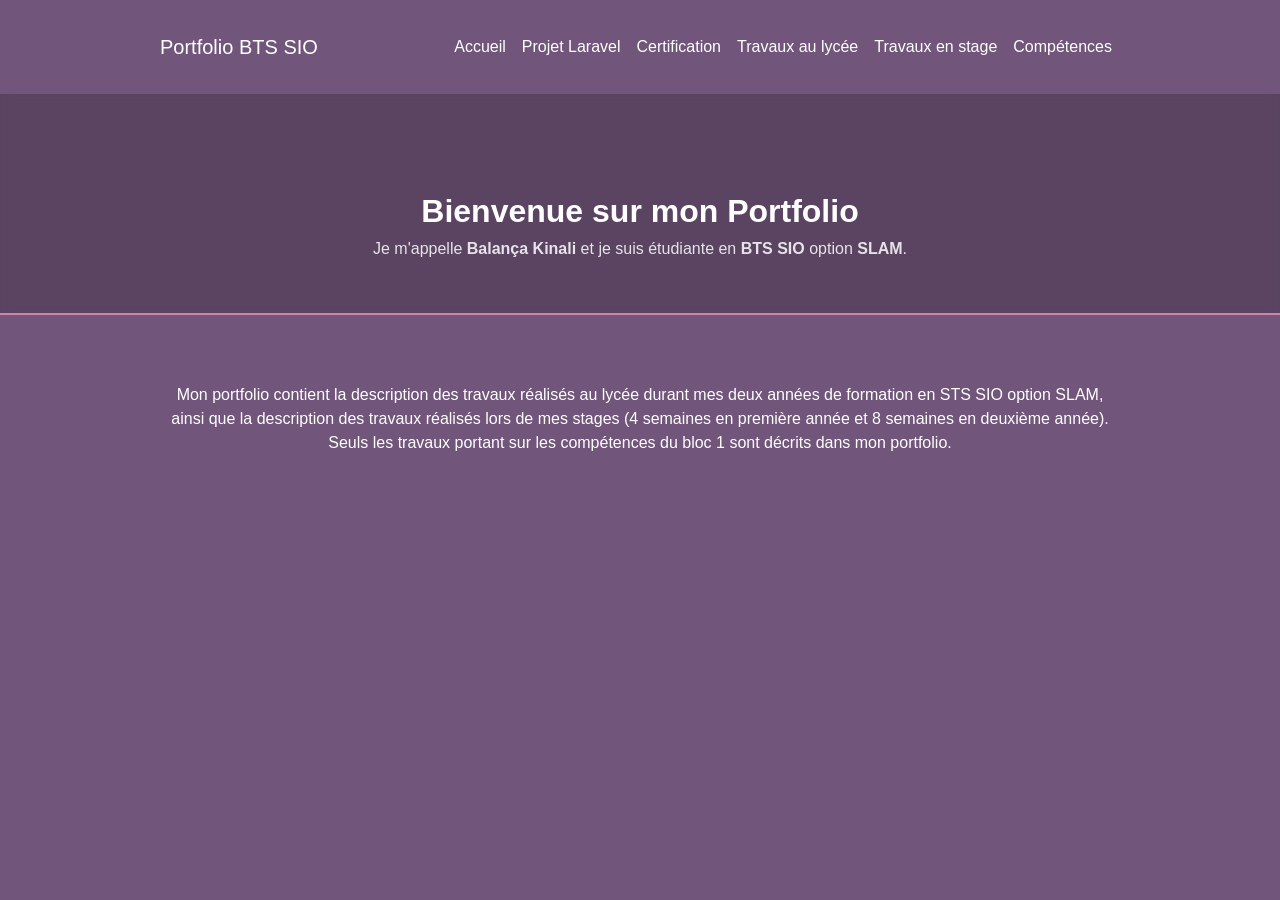
<file: index.html>
<!DOCTYPE html>
<html lang="fr">
<head>
<meta charset="UTF-8">
<meta name="viewport" content="width=device-width, initial-scale=1">

<title>Portfolio BTS SIO</title>

<!-- Bootstrap CSS -->
<link href="https://cdn.jsdelivr.net/npm/bootstrap@5.3.2/dist/css/bootstrap.min.css" rel="stylesheet">

<!-- CSS perso -->
<link rel="stylesheet" href="style.css">

</head>

<body>

<!-- Navbar -->
<nav class="navbar navbar-expand-lg navbar-custom">
  <div class="container">
    <a class="navbar-brand" href="#">Portfolio BTS SIO</a>
    <button class="navbar-toggler" type="button" data-bs-toggle="collapse" data-bs-target="#menu">
      <span class="navbar-toggler-icon"></span>
    </button>
    <div class="collapse navbar-collapse" id="menu">
      <ul class="navbar-nav ms-auto">
        <li class="nav-item"><a class="nav-link" href="/index.html">Accueil</a></li>
        <li class="nav-item"><a class="nav-link" href="/pages/projet-laravel.html">Projet Laravel</a></li>
        <li class="nav-item"><a class="nav-link" href="/pages/certification.html">Certification</a></li>
        <li class="nav-item"><a class="nav-link" href="/pages/TP_Lycee.html">Travaux au lycée</a></li>
        <li class="nav-item"><a class="nav-link" href="/pages/TP_Stage.html">Travaux en stage</a></li>
        <li class="nav-item"><a class="nav-link" href="/pages/competences.html">Compétences</a></li>
      </ul>
    </div>
  </div>
</nav>

<!-- Présentation -->

<!-- ═══ HERO ═══ -->
<div class="hero">
  <div class="container">
    <h1>Bienvenue sur mon Portfolio</h1>
    <p>Je m'appelle <strong>Balança Kinali</strong> et je suis étudiante en
<strong>BTS SIO</strong> option <strong>SLAM</strong>.</p>
  </div>
</div>

<section class="container text-center mt-5">

<p>
Mon portfolio contient la description des travaux  réalisés au lycée durant mes deux années de formation en STS SIO option SLAM, ainsi que la description des travaux réalisés lors de mes stages (4 semaines en première année et  8 semaines en deuxième année).
Seuls les travaux portant sur les compétences du bloc 1 sont décrits dans mon portfolio.
</p>

</section>


<!-- Bootstrap JS -->
<script src="https://cdn.jsdelivr.net/npm/bootstrap@5.3.2/dist/js/bootstrap.bundle.min.js"></script>

</body>
</html>
</file>
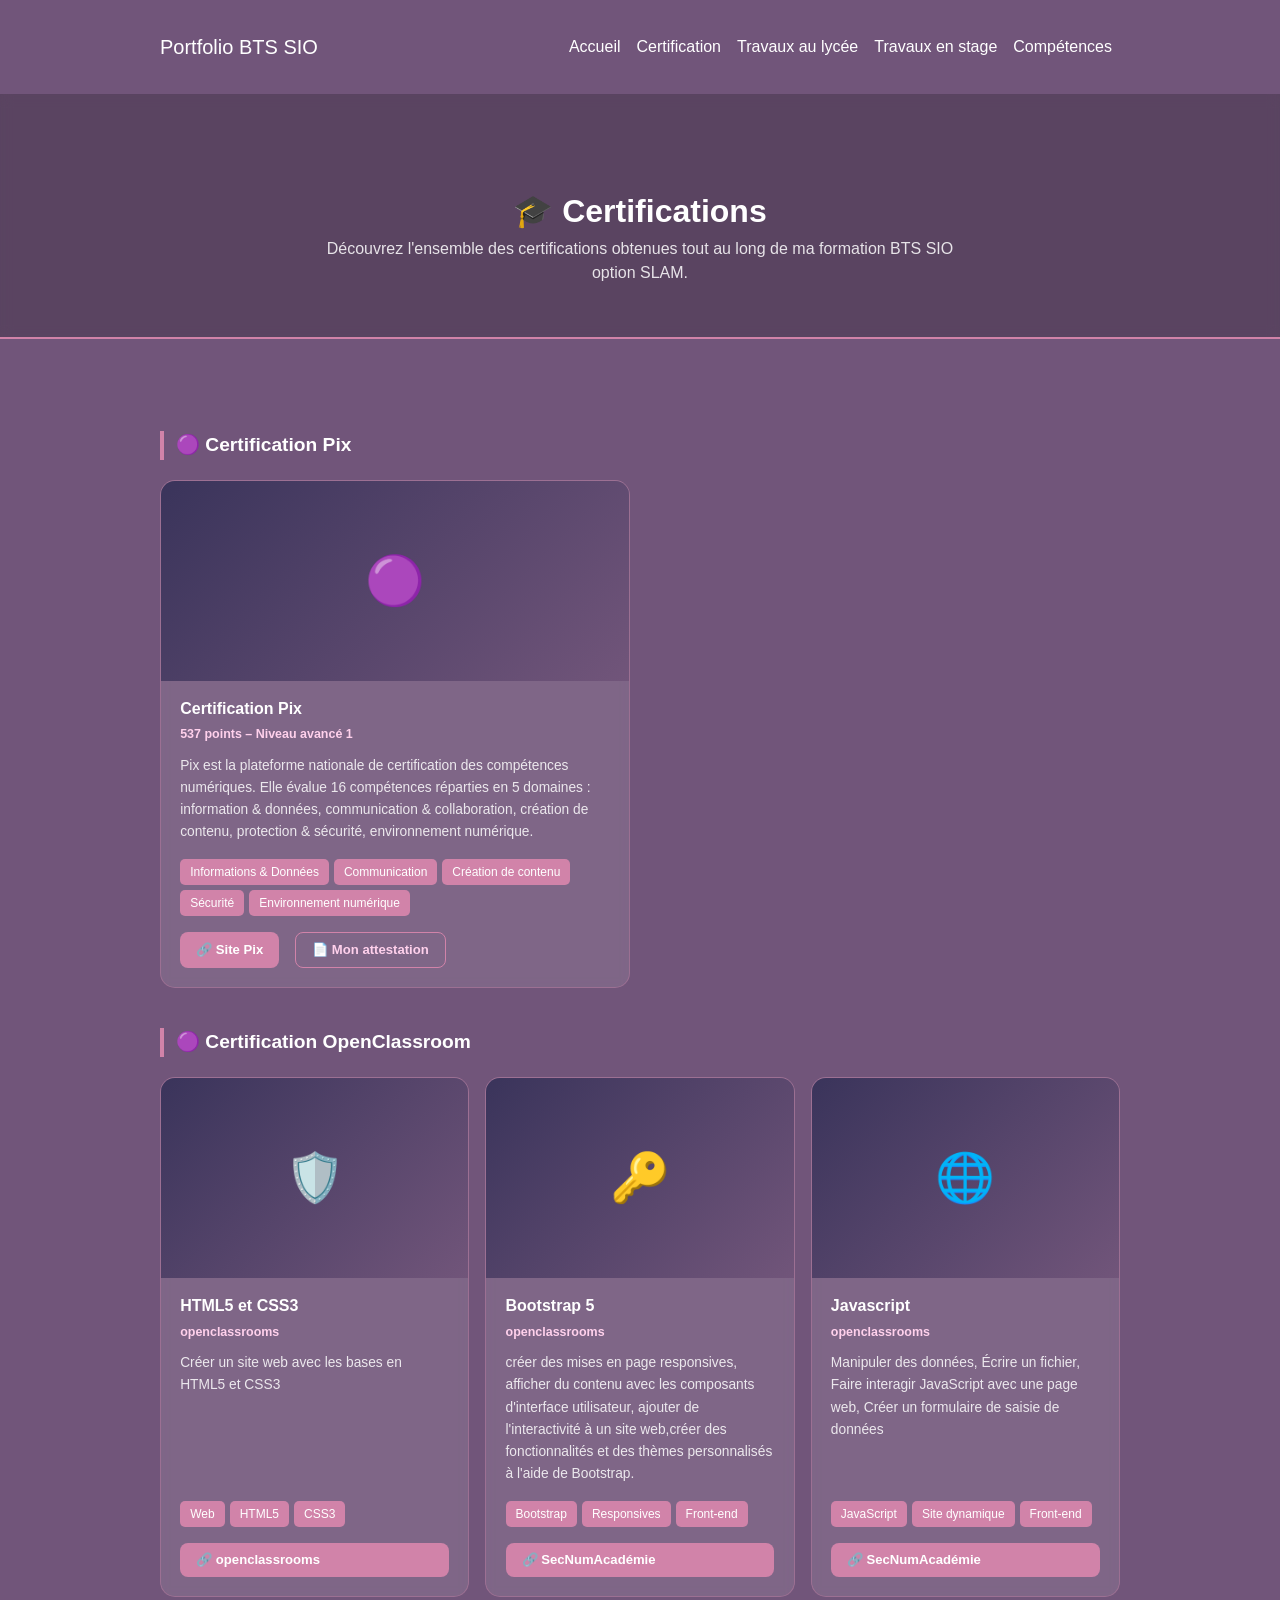
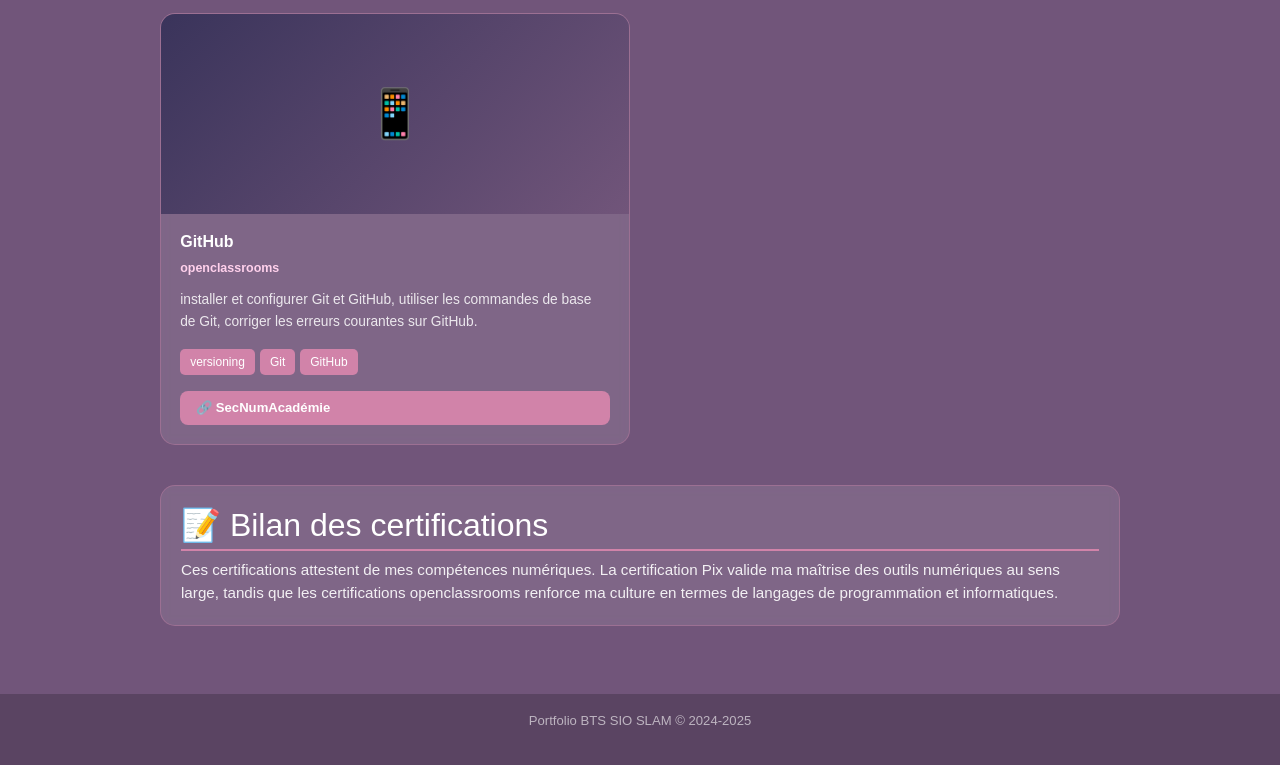
<file: pages/certification.html>
<!DOCTYPE html>
<html lang="fr">
<head>
  <meta charset="UTF-8">
  <meta name="viewport" content="width=device-width, initial-scale=1">
  <title>Certifications – Portfolio BTS SIO</title>
  <link href="https://cdn.jsdelivr.net/npm/bootstrap@5.3.2/dist/css/bootstrap.min.css" rel="stylesheet">
  <link rel="stylesheet" href="../style.css">
</head>
<body>

<nav class="navbar navbar-expand-lg navbar-custom">
  <div class="container">
    <a class="navbar-brand" href="#">Portfolio BTS SIO</a>
    <button class="navbar-toggler" type="button" data-bs-toggle="collapse" data-bs-target="#menu">
      <span class="navbar-toggler-icon"></span>
    </button>
    <div class="collapse navbar-collapse" id="menu">
      <ul class="navbar-nav ms-auto">
        <li class="nav-item"><a class="nav-link" href="/index.html">Accueil</a></li>
        <li class="nav-item"><a class="nav-link" href="/pages/certification.html">Certification</a></li>
        <li class="nav-item"><a class="nav-link" href="/pages/TP_Lycee.html">Travaux au lycée</a></li>
        <li class="nav-item"><a class="nav-link" href="/pages/TP_Stage.html">Travaux en stage</a></li>
        <li class="nav-item"><a class="nav-link" href="/pages/competences.html">Compétences</a></li>
      </ul>
    </div>
  </div>
</nav>

<div class="hero">
  <div class="container">
    <h1>🎓 Certifications</h1>
    <p>Découvrez l'ensemble des certifications obtenues tout au long de ma formation BTS SIO option SLAM.</p>
  </div>
</div>

<div class="container">

  <div class="section-title">🟣 Certification Pix</div>

  <div class="tp-grid">
    <div class="tp-card">
      <div class="tp-thumb-iframe-wrap" style="background: linear-gradient(135deg, #3a345b, #71557a); display:flex; align-items:center; justify-content:center;">
        <span style="font-size: 3rem;">🟣</span>
      </div>
      <div class="tp-body">
        <div class="tp-title">Certification Pix</div>
        <div class="tp-meta">537 points – Niveau avancé 1</div>
        <div class="tp-desc">
          Pix est la plateforme nationale de certification des compétences numériques. Elle évalue 16 compétences réparties en 5 domaines : information &amp; données, communication &amp; collaboration, création de contenu, protection &amp; sécurité, environnement numérique.
        </div>
        <div class="tp-badges">
          <span class="tp-badge">Informations &amp; Données</span>
          <span class="tp-badge">Communication</span>
          <span class="tp-badge">Création de contenu</span>
          <span class="tp-badge">Sécurité</span>
          <span class="tp-badge">Environnement numérique</span>
        </div>
        <div style="display:flex; gap: 0.5rem; flex-wrap:wrap;">
          <a href="https://pix.fr" target="_blank" class="btn-view">🔗 Site Pix</a>
          <a href="https://drive.google.com/file/d/1pJvrKl7IBUGjOCDX0vXnFYRb84nR8IGe/view" class="btn-outline-view">📄 Mon attestation</a>
        </div>
      </div>
    </div>
  </div>

  <div class="section-title">🟣 Certification OpenClassroom</div>

  <div class="tp-grid">

    <div class="tp-card">
      <div class="tp-thumb-iframe-wrap" style="background: linear-gradient(135deg, #3a345b, #71557a); display:flex; align-items:center; justify-content:center;">
        <span style="font-size: 3rem;">🛡️</span>
      </div>
      <div class="tp-body">
        <div class="tp-title">HTML5 et CSS3</div>
        <div class="tp-meta">openclassrooms</div>
        <div class="tp-desc">
          Créer un site web avec les bases en HTML5 et CSS3
        </div>
        <div class="tp-badges">
          <span class="tp-badge">Web</span>
          <span class="tp-badge">HTML5</span>
          <span class="tp-badge">CSS3</span>
        </div>
        <a href="https://openclassrooms.com/fr/courses/1603881-creez-votre-site-web-avec-html5-et-css3" target="_blank" class="btn-view">🔗 openclassrooms</a>
      </div>
    </div>

    <div class="tp-card">
      <div class="tp-thumb-iframe-wrap" style="background: linear-gradient(135deg, #3a345b, #71557a); display:flex; align-items:center; justify-content:center;">
        <span style="font-size: 3rem;">🔑</span>
      </div>
      <div class="tp-body">
        <div class="tp-title">Bootstrap 5</div>
        <div class="tp-meta">openclassrooms</div>
        <div class="tp-desc">
          créer des mises en page responsives, afficher du contenu avec les composants d'interface utilisateur, ajouter de l'interactivité à un site web,créer des fonctionnalités et des thèmes personnalisés à l'aide de Bootstrap.
        </div>
        <div class="tp-badges">
          <span class="tp-badge">Bootstrap</span>
          <span class="tp-badge">Responsives</span>
          <span class="tp-badge">Front-end</span>
        </div>
        <a href="https://openclassrooms.com/fr/courses/7542506-creez-des-sites-web-responsives-avec-bootstrap-5" target="_blank" class="btn-view">🔗 SecNumAcadémie</a>
      </div>
    </div>

    <div class="tp-card">
      <div class="tp-thumb-iframe-wrap" style="background: linear-gradient(135deg, #3a345b, #71557a); display:flex; align-items:center; justify-content:center;">
        <span style="font-size: 3rem;">🌐</span>
      </div>
      <div class="tp-body">
        <div class="tp-title">Javascript</div>
        <div class="tp-meta">openclassrooms</div>
        <div class="tp-desc">
          Manipuler des données, Écrire un fichier, Faire interagir JavaScript avec une page web, Créer un formulaire de saisie de données
        </div>
        <div class="tp-badges">
          <span class="tp-badge">JavaScript</span>
          <span class="tp-badge">Site dynamique</span>
          <span class="tp-badge">Front-end</span>
        </div>
        <a href="https://openclassrooms.com/fr/courses/7696886-apprenez-a-programmer-avec-javascript" target="_blank" class="btn-view">🔗 SecNumAcadémie</a>
      </div>
    </div>

    <div class="tp-card">
      <div class="tp-thumb-iframe-wrap" style="background: linear-gradient(135deg, #3a345b, #71557a); display:flex; align-items:center; justify-content:center;">
        <span style="font-size: 3rem;">📱</span>
      </div>
      <div class="tp-body">
        <div class="tp-title">GitHub</div>
        <div class="tp-meta">openclassrooms</div>
        <div class="tp-desc">
          installer et configurer Git et GitHub, utiliser les commandes de base de Git, corriger les erreurs courantes sur GitHub.
        </div>
        <div class="tp-badges">
          <span class="tp-badge">versioning</span>
          <span class="tp-badge">Git</span>
          <span class="tp-badge">GitHub</span>
        </div>
        <a href="https://openclassrooms.com/fr/courses/7162856-gerez-du-code-avec-git-et-github" target="_blank" class="btn-view">🔗 SecNumAcadémie</a>
      </div>
    </div>

  </div>

  <div class="bilan-card">
    <h2>📝 Bilan des certifications</h2>
    <p>
      Ces certifications attestent de mes compétences numériques. La certification Pix valide ma maîtrise des outils numériques au sens large, tandis que les certifications openclassrooms renforce ma culture en termes de langages de programmation et informatiques.
    </p>
  </div>

</div>

<footer>
  <p>Portfolio BTS SIO SLAM &copy; 2024-2025</p>
</footer>

<script src="https://cdn.jsdelivr.net/npm/bootstrap@5.3.2/dist/js/bootstrap.bundle.min.js"></script>
</body>
</html>
</file>
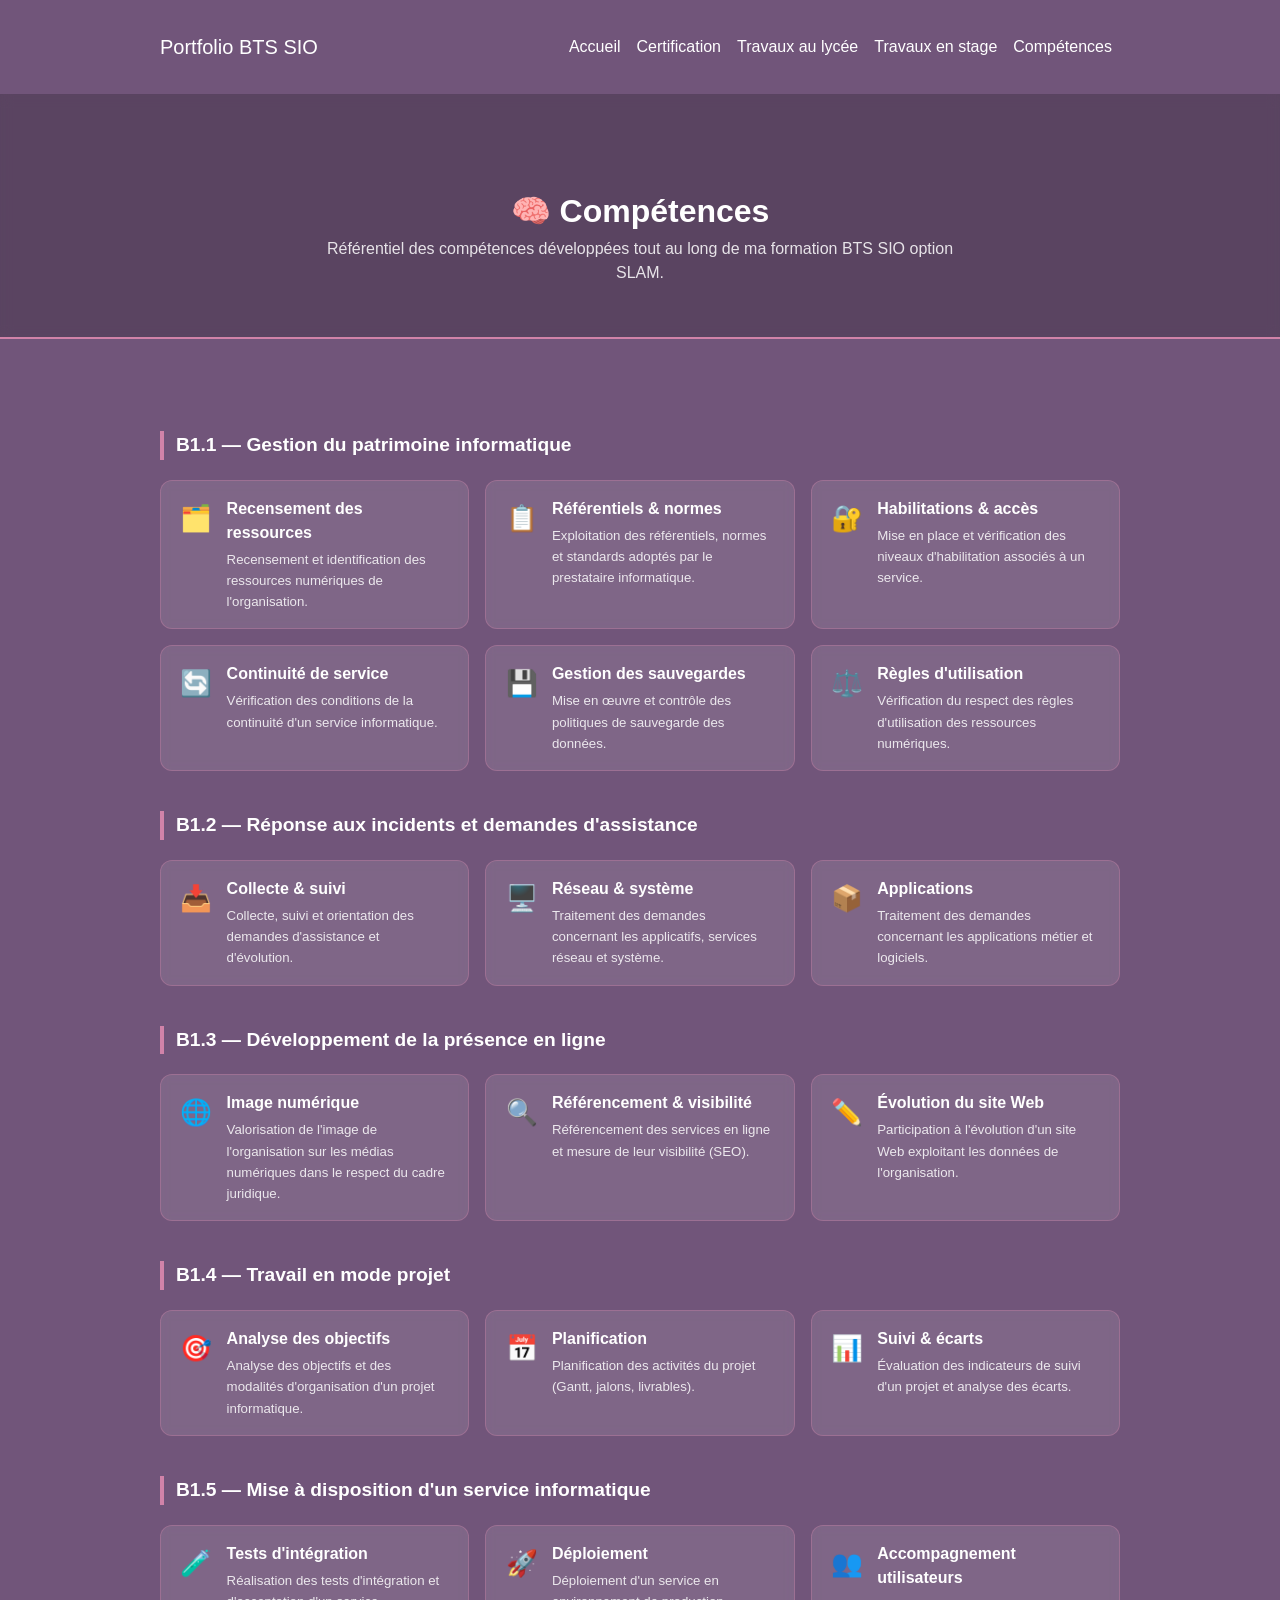
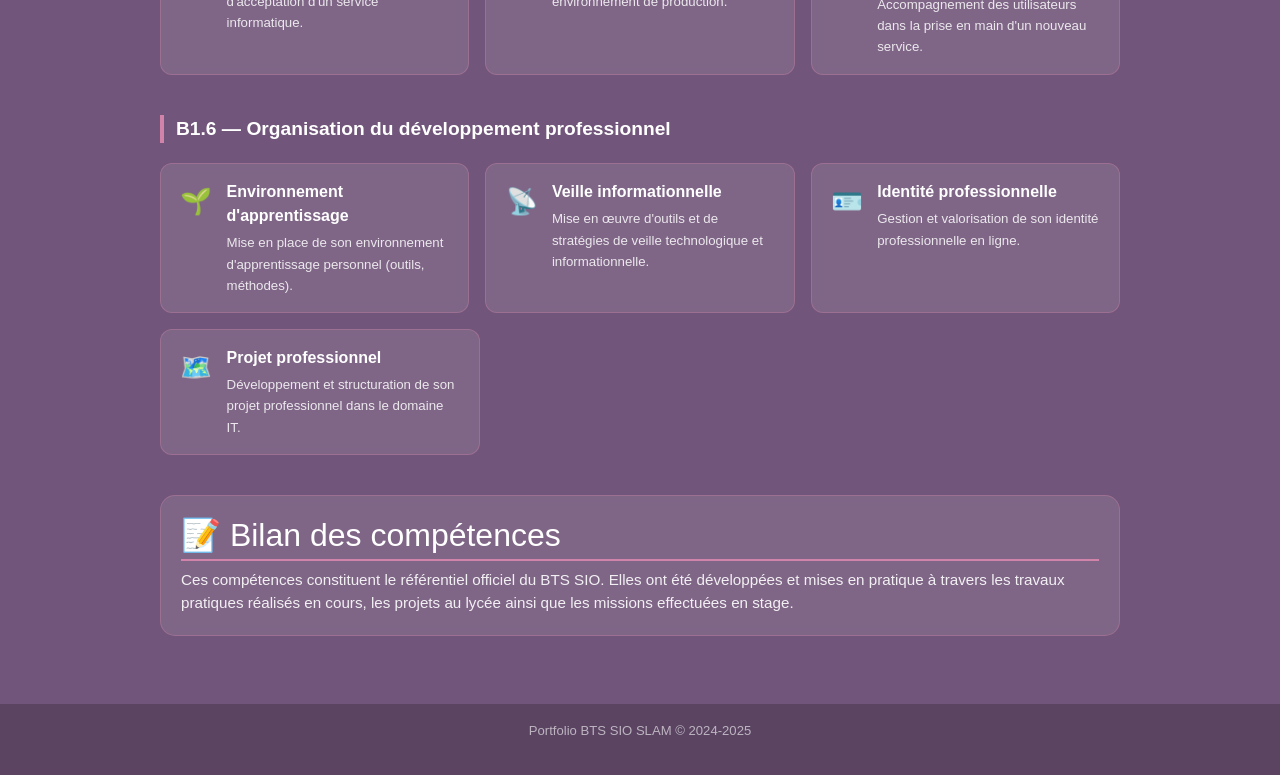
<file: pages/competences.html>
<!DOCTYPE html>
<html lang="fr">
<head>
  <meta charset="UTF-8">
  <meta name="viewport" content="width=device-width, initial-scale=1">
  <title>Compétences – Portfolio BTS SIO</title>
  <link href="https://cdn.jsdelivr.net/npm/bootstrap@5.3.2/dist/css/bootstrap.min.css" rel="stylesheet">
  <link rel="stylesheet" href="../style.css">
</head>
<body>

<!-- ═══ NAVBAR ═══ -->
<nav class="navbar navbar-expand-lg navbar-custom">
  <div class="container">
    <a class="navbar-brand" href="#">Portfolio BTS SIO</a>
    <button class="navbar-toggler" type="button" data-bs-toggle="collapse" data-bs-target="#menu">
      <span class="navbar-toggler-icon"></span>
    </button>
    <div class="collapse navbar-collapse" id="menu">
      <ul class="navbar-nav ms-auto">
        <li class="nav-item"><a class="nav-link" href="/index.html">Accueil</a></li>
        <li class="nav-item"><a class="nav-link" href="/pages/certification.html">Certification</a></li>
        <li class="nav-item"><a class="nav-link" href="/pages/TP_Lycee.html">Travaux au lycée</a></li>
        <li class="nav-item"><a class="nav-link" href="/pages/TP_Stage.html">Travaux en stage</a></li>
        <li class="nav-item"><a class="nav-link" href="/pages/competences.html">Compétences</a></li>
      </ul>
    </div>
  </div>
</nav>

<!-- ═══ HERO ═══ -->
<div class="hero">
  <div class="container">
    <h1>🧠 Compétences</h1>
    <p>Référentiel des compétences développées tout au long de ma formation BTS SIO option SLAM.</p>
  </div>
</div>

<!-- ═══ CONTENU ═══ -->
<div class="container">

  <!-- B1.1 -->
  <div class="section-title">B1.1 — Gestion du patrimoine informatique</div>
  <div class="tp-grid">
    <div class="comp-card">
      <div class="comp-icon">🗂️</div>
      <div class="comp-body">
        <div class="tp-title">Recensement des ressources</div>
        <div class="tp-desc">Recensement et identification des ressources numériques de l'organisation.</div>
      </div>
    </div>
    <div class="comp-card">
      <div class="comp-icon">📋</div>
      <div class="comp-body">
        <div class="tp-title">Référentiels &amp; normes</div>
        <div class="tp-desc">Exploitation des référentiels, normes et standards adoptés par le prestataire informatique.</div>
      </div>
    </div>
    <div class="comp-card">
      <div class="comp-icon">🔐</div>
      <div class="comp-body">
        <div class="tp-title">Habilitations &amp; accès</div>
        <div class="tp-desc">Mise en place et vérification des niveaux d'habilitation associés à un service.</div>
      </div>
    </div>
    <div class="comp-card">
      <div class="comp-icon">🔄</div>
      <div class="comp-body">
        <div class="tp-title">Continuité de service</div>
        <div class="tp-desc">Vérification des conditions de la continuité d'un service informatique.</div>
      </div>
    </div>
    <div class="comp-card">
      <div class="comp-icon">💾</div>
      <div class="comp-body">
        <div class="tp-title">Gestion des sauvegardes</div>
        <div class="tp-desc">Mise en œuvre et contrôle des politiques de sauvegarde des données.</div>
      </div>
    </div>
    <div class="comp-card">
      <div class="comp-icon">⚖️</div>
      <div class="comp-body">
        <div class="tp-title">Règles d'utilisation</div>
        <div class="tp-desc">Vérification du respect des règles d'utilisation des ressources numériques.</div>
      </div>
    </div>
  </div>

  <!-- B1.2 -->
  <div class="section-title">B1.2 — Réponse aux incidents et demandes d'assistance</div>
  <div class="tp-grid">
    <div class="comp-card">
      <div class="comp-icon">📥</div>
      <div class="comp-body">
        <div class="tp-title">Collecte &amp; suivi</div>
        <div class="tp-desc">Collecte, suivi et orientation des demandes d'assistance et d'évolution.</div>
      </div>
    </div>
    <div class="comp-card">
      <div class="comp-icon">🖥️</div>
      <div class="comp-body">
        <div class="tp-title">Réseau &amp; système</div>
        <div class="tp-desc">Traitement des demandes concernant les applicatifs, services réseau et système.</div>
      </div>
    </div>
    <div class="comp-card">
      <div class="comp-icon">📦</div>
      <div class="comp-body">
        <div class="tp-title">Applications</div>
        <div class="tp-desc">Traitement des demandes concernant les applications métier et logiciels.</div>
      </div>
    </div>
  </div>

  <!-- B1.3 -->
  <div class="section-title">B1.3 — Développement de la présence en ligne</div>
  <div class="tp-grid">
    <div class="comp-card">
      <div class="comp-icon">🌐</div>
      <div class="comp-body">
        <div class="tp-title">Image numérique</div>
        <div class="tp-desc">Valorisation de l'image de l'organisation sur les médias numériques dans le respect du cadre juridique.</div>
      </div>
    </div>
    <div class="comp-card">
      <div class="comp-icon">🔍</div>
      <div class="comp-body">
        <div class="tp-title">Référencement &amp; visibilité</div>
        <div class="tp-desc">Référencement des services en ligne et mesure de leur visibilité (SEO).</div>
      </div>
    </div>
    <div class="comp-card">
      <div class="comp-icon">✏️</div>
      <div class="comp-body">
        <div class="tp-title">Évolution du site Web</div>
        <div class="tp-desc">Participation à l'évolution d'un site Web exploitant les données de l'organisation.</div>
      </div>
    </div>
  </div>

  <!-- B1.4 -->
  <div class="section-title">B1.4 — Travail en mode projet</div>
  <div class="tp-grid">
    <div class="comp-card">
      <div class="comp-icon">🎯</div>
      <div class="comp-body">
        <div class="tp-title">Analyse des objectifs</div>
        <div class="tp-desc">Analyse des objectifs et des modalités d'organisation d'un projet informatique.</div>
      </div>
    </div>
    <div class="comp-card">
      <div class="comp-icon">📅</div>
      <div class="comp-body">
        <div class="tp-title">Planification</div>
        <div class="tp-desc">Planification des activités du projet (Gantt, jalons, livrables).</div>
      </div>
    </div>
    <div class="comp-card">
      <div class="comp-icon">📊</div>
      <div class="comp-body">
        <div class="tp-title">Suivi &amp; écarts</div>
        <div class="tp-desc">Évaluation des indicateurs de suivi d'un projet et analyse des écarts.</div>
      </div>
    </div>
  </div>

  <!-- B1.5 -->
  <div class="section-title">B1.5 — Mise à disposition d'un service informatique</div>
  <div class="tp-grid">
    <div class="comp-card">
      <div class="comp-icon">🧪</div>
      <div class="comp-body">
        <div class="tp-title">Tests d'intégration</div>
        <div class="tp-desc">Réalisation des tests d'intégration et d'acceptation d'un service informatique.</div>
      </div>
    </div>
    <div class="comp-card">
      <div class="comp-icon">🚀</div>
      <div class="comp-body">
        <div class="tp-title">Déploiement</div>
        <div class="tp-desc">Déploiement d'un service en environnement de production.</div>
      </div>
    </div>
    <div class="comp-card">
      <div class="comp-icon">👥</div>
      <div class="comp-body">
        <div class="tp-title">Accompagnement utilisateurs</div>
        <div class="tp-desc">Accompagnement des utilisateurs dans la prise en main d'un nouveau service.</div>
      </div>
    </div>
  </div>

  <!-- B1.6 -->
  <div class="section-title">B1.6 — Organisation du développement professionnel</div>
  <div class="tp-grid">
    <div class="comp-card">
      <div class="comp-icon">🌱</div>
      <div class="comp-body">
        <div class="tp-title">Environnement d'apprentissage</div>
        <div class="tp-desc">Mise en place de son environnement d'apprentissage personnel (outils, méthodes).</div>
      </div>
    </div>
    <div class="comp-card">
      <div class="comp-icon">📡</div>
      <div class="comp-body">
        <div class="tp-title">Veille informationnelle</div>
        <div class="tp-desc">Mise en œuvre d'outils et de stratégies de veille technologique et informationnelle.</div>
      </div>
    </div>
    <div class="comp-card">
      <div class="comp-icon">🪪</div>
      <div class="comp-body">
        <div class="tp-title">Identité professionnelle</div>
        <div class="tp-desc">Gestion et valorisation de son identité professionnelle en ligne.</div>
      </div>
    </div>
    <div class="comp-card">
      <div class="comp-icon">🗺️</div>
      <div class="comp-body">
        <div class="tp-title">Projet professionnel</div>
        <div class="tp-desc">Développement et structuration de son projet professionnel dans le domaine IT.</div>
      </div>
    </div>
  </div>

  <div class="bilan-card">
    <h2>📝 Bilan des compétences</h2>
    <p>Ces compétences constituent le référentiel officiel du BTS SIO. Elles ont été développées et mises en pratique à travers les travaux pratiques réalisés en cours, les projets au lycée ainsi que les missions effectuées en stage.</p>
  </div>

</div>

<!-- ═══ FOOTER ═══ -->
<footer>
  <p>Portfolio BTS SIO SLAM &copy; 2024-2025</p>
</footer>

<script src="https://cdn.jsdelivr.net/npm/bootstrap@5.3.2/dist/js/bootstrap.bundle.min.js"></script>

<style>
  /* Grille compétences : 3 colonnes max */
  .tp-grid { display: flex; flex-wrap: wrap; gap: 1rem; }

  .comp-card {
    background: var(--card-bg);
    border: 1px solid var(--card-border);
    border-radius: 12px;
    backdrop-filter: blur(5px);
    display: flex;
    align-items: flex-start;
    gap: 0.9rem;
    padding: 1rem 1.2rem;
    flex: 1 1 260px;
    max-width: 320px;
    transition: transform .2s, box-shadow .2s;
  }
  .comp-card:hover {
    transform: translateY(-3px);
    box-shadow: 0 8px 22px rgba(209,131,169,.2);
  }
  .comp-icon {
    font-size: 1.6rem;
    flex-shrink: 0;
    margin-top: 2px;
  }
  .comp-body .tp-title { margin-bottom: .25rem; }
  .comp-body .tp-desc  { margin-bottom: 0; font-size: .83rem; }
</style>

</body>
</html>
</file>
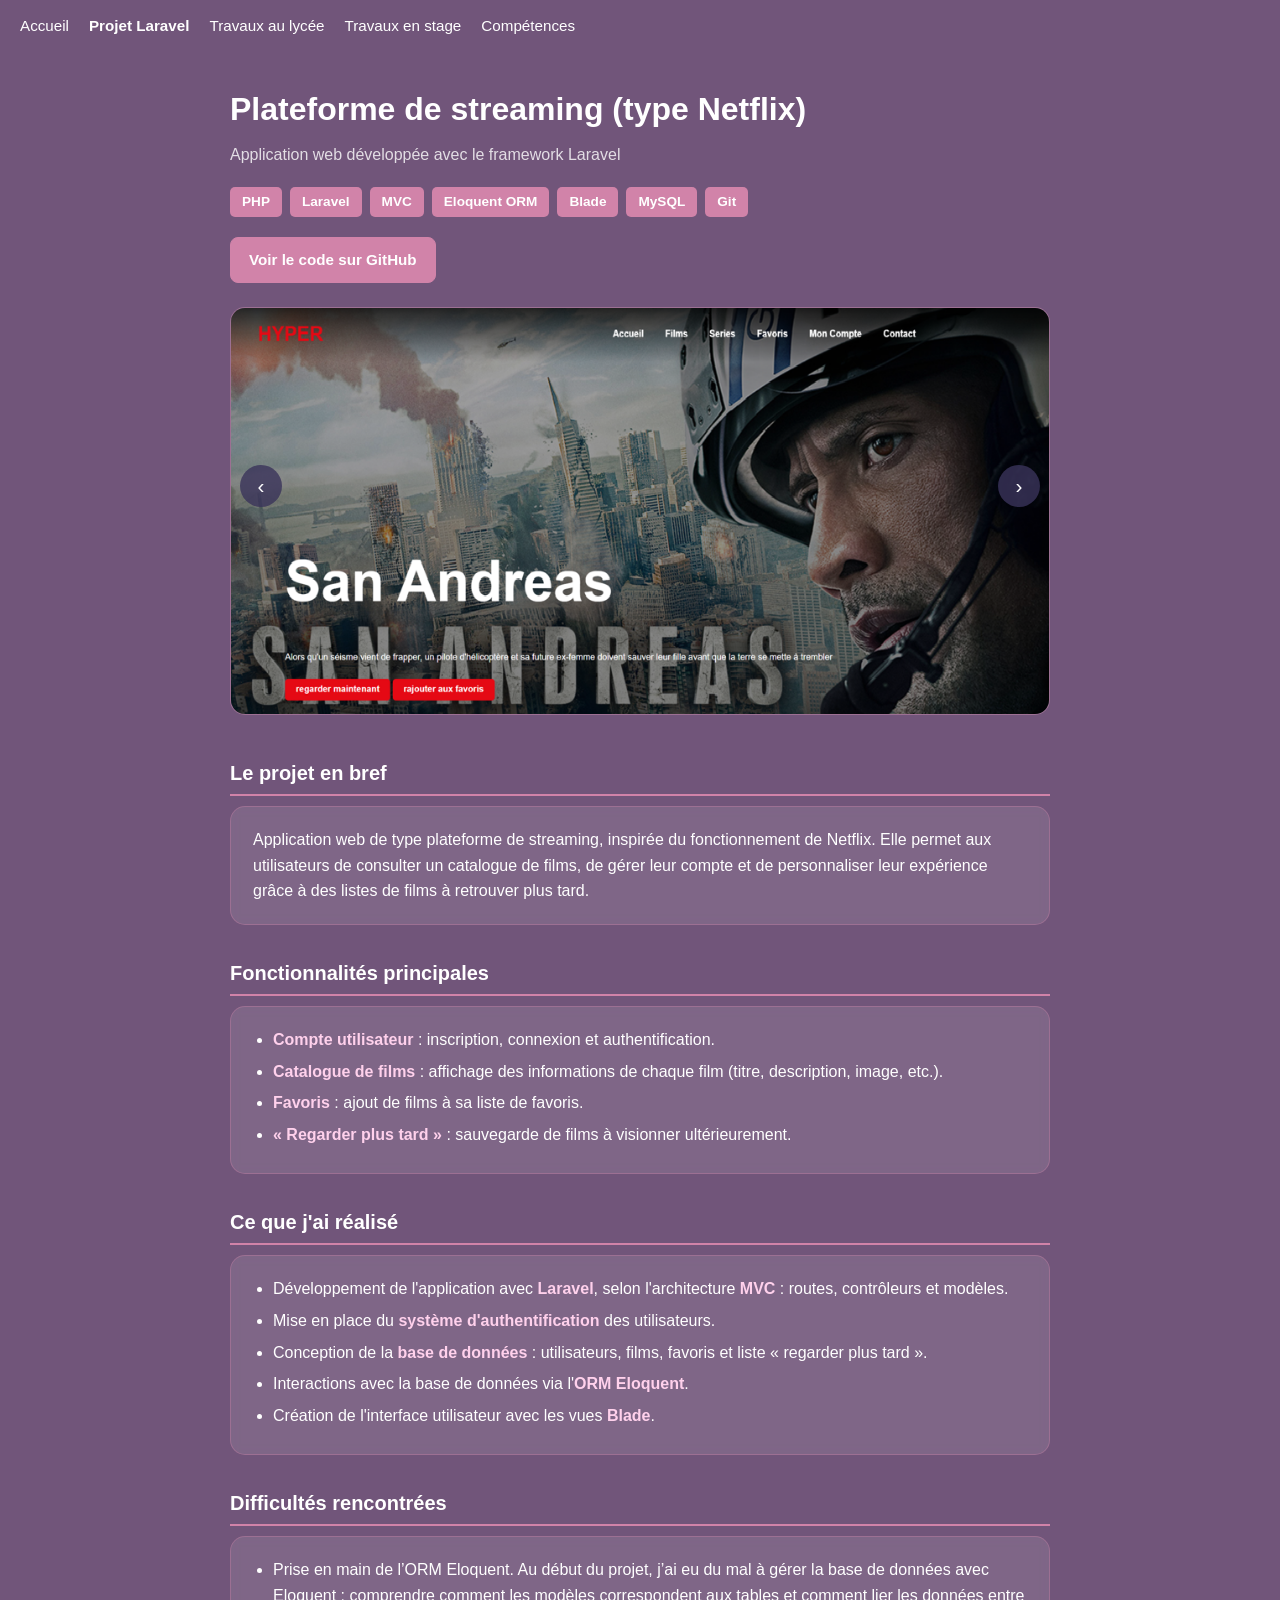
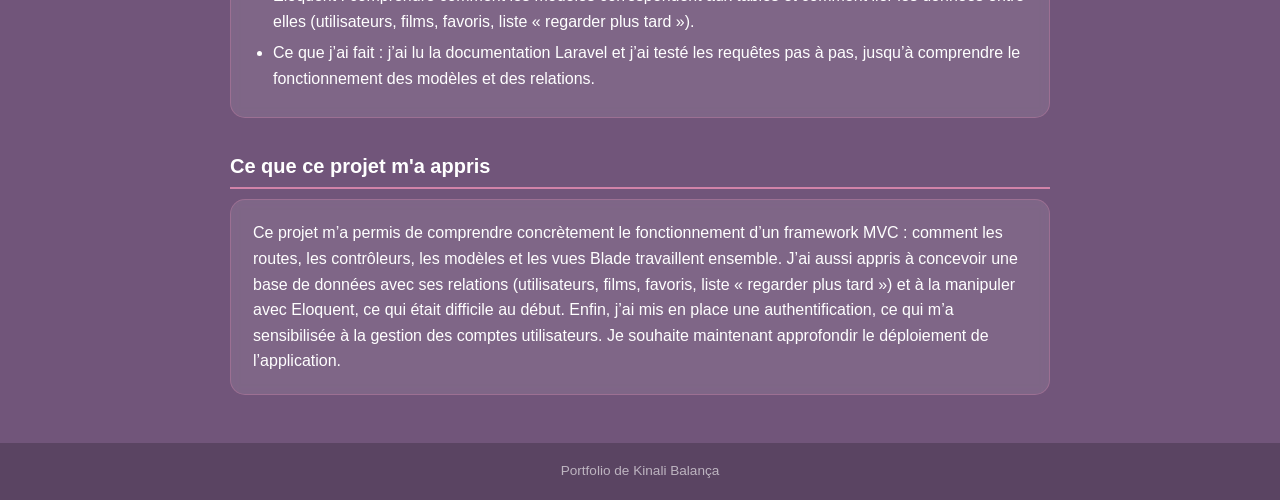
<file: pages/projet-laravel.html>
<!DOCTYPE html>
<html lang="fr">
<head>
  <meta charset="UTF-8">
  <meta name="viewport" content="width=device-width, initial-scale=1">
  <title>Plateforme de streaming Laravel – Portfolio de Kinali Balança</title>
  <style>
    :root { --pink: #d183a9; --purple: #71557a; --dark: #3a345b; --highlight: #ffd1ec; --accent: #d183a9; --text: #ffffff; --muted: rgba(255,255,255,0.8); --bg: #71557a; --card: rgba(255,255,255,0.1); --border: rgba(209,131,169,0.35); }
    * { box-sizing: border-box; }
    body { margin: 0; font-family: Arial, Helvetica, sans-serif; color: var(--text); background: var(--bg); min-height: 100vh; line-height: 1.6; }
    nav { background: var(--purple); padding: 14px 20px; display: flex; flex-wrap: wrap; gap: 8px 20px; }
    nav a { color: #fff; text-decoration: none; font-size: 0.95rem; font-weight: 500; transition: color .2s; }
    nav a:hover { color: var(--pink); }
    main { max-width: 860px; margin: 0 auto; padding: 32px 20px 48px; }
    h1 { font-size: 2rem; margin: 0 0 6px; font-weight: 700; }
    h2 { font-size: 1.25rem; margin: 32px 0 10px; color: #fff; border-bottom: 2px solid var(--pink); padding-bottom: 5px; }
    .subtitle { color: var(--muted); margin: 0 0 20px; }
    .tags { display: flex; flex-wrap: wrap; gap: 8px; margin: 0 0 20px; padding: 0; list-style: none; }
    .tags li { background: var(--pink); color: #fff; padding: 4px 12px; border-radius: 5px; font-size: 0.85rem; font-weight: 600; margin: 0; }
    .buttons { display: flex; flex-wrap: wrap; gap: 12px; margin-bottom: 24px; }
    .btn { display: inline-block; padding: 10px 18px; border-radius: 8px; text-decoration: none; font-weight: 600; font-size: 0.95rem; border: 1.5px solid var(--pink); transition: background .2s; }
    .btn.primary { background: var(--pink); color: #fff; }
    .btn.primary:hover { background: #b8629a; }
    .btn.secondary { background: transparent; color: var(--highlight); }
    .card { background: var(--card); border: 1px solid var(--border); border-radius: 15px; padding: 20px 22px; backdrop-filter: blur(5px); }
    .card strong { color: var(--highlight); }
    .card > :first-child { margin-top: 0; }
    .card > :last-child { margin-bottom: 0; }
    ul { padding-left: 20px; }
    li { margin-bottom: 6px; }
    footer { background-color: rgba(0,0,0,0.2); color: rgba(255,255,255,.6); font-size: 0.85rem; text-align: center; padding: 1.1rem 20px; }
 
    /* Carrousel */
    .carousel { position: relative; margin-bottom: 8px; }
    .slides { display: flex; overflow-x: auto; scroll-snap-type: x mandatory; scroll-behavior: smooth; border-radius: 15px; border: 1px solid var(--border); background: var(--card); scrollbar-width: none; }
    .slides::-webkit-scrollbar { display: none; }
    .slide { flex: 0 0 100%; scroll-snap-align: start; margin: 0; }
    .slide img { width: 100%; height: auto; display: block; }
    .slide figcaption { color: var(--muted); font-size: 0.9rem; padding: 10px 14px; border-top: 1px solid var(--border); }
    .arrow { position: absolute; top: calc(50% - 30px); transform: translateY(-50%); width: 42px; height: 42px; border-radius: 50%; border: none; background: rgba(58, 52, 91, 0.8); color: #fff; font-size: 1.3rem; cursor: pointer; display: flex; align-items: center; justify-content: center; }
    .arrow:hover, .arrow:focus-visible { background: var(--accent); }
    .arrow.prev { left: 10px; }
    .arrow.next { right: 10px; }
    .dots { display: flex; justify-content: center; gap: 8px; margin-top: 10px; }
    .dot { width: 10px; height: 10px; border-radius: 50%; border: none; padding: 0; background: rgba(255,255,255,0.4); cursor: pointer; }
    .dot[aria-current="true"] { background: var(--accent); }
  </style>
</head>
<body>

  <nav>
    <a href="../index.html">Accueil</a>
    <a href="projet-laravel.html"><strong>Projet Laravel</strong></a>
    <a href="TP_Lycee.html">Travaux au lycée</a>
    <a href="TP_Stage.html">Travaux en stage</a>
    <a href="competences.html">Compétences</a>
  </nav>

  <main>
    <h1>Plateforme de streaming (type Netflix)</h1>
    <p class="subtitle">Application web développée avec le framework Laravel</p>

    <ul class="tags">
      <li>PHP</li>
      <li>Laravel</li>
      <li>MVC</li>
      <li>Eloquent ORM</li>
      <li>Blade</li>
      <li>MySQL</li>
      <li>Git</li>
    </ul>

    <div class="buttons">
      <a class="btn primary" href="https://github.com/k-balanca/Projet_SiteStreaming" target="_blank" rel="noopener">Voir le code sur GitHub</a>
    </div>

    <section class="carousel" aria-roledescription="carrousel" aria-label="Captures d'écran de l'application">
      <div class="slides" id="slides" tabindex="0">
        <figure class="slide">
          <img src="../images/Acceuil_site_streaming.png" alt="Page d'accueil avec le catalogue de films">
        </figure>
        <figure class="slide">
          <img src="../images/catalogue_film.png" alt="Page de connexion">
        </figure>
        <figure class="slide">
          <img src="../images/page_admin.png" alt="Page d'administration">
        </figure>
      </div>
      <button class="arrow prev" type="button" aria-label="Écran précédent">&#8249;</button>
      <button class="arrow next" type="button" aria-label="Écran suivant">&#8250;</button>
      <div class="dots" id="dots"></div>
    </section>

    <h2>Le projet en bref</h2>
    <div class="card">
      <p>Application web de type plateforme de streaming, inspirée du fonctionnement de Netflix. Elle permet aux utilisateurs de consulter un catalogue de films, de gérer leur compte et de personnaliser leur expérience grâce à des listes de films à retrouver plus tard.</p>
    </div>

    <h2>Fonctionnalités principales</h2>
    <div class="card">
      <ul>
        <li><strong>Compte utilisateur</strong> : inscription, connexion et authentification.</li>
        <li><strong>Catalogue de films</strong> : affichage des informations de chaque film (titre, description, image, etc.).</li>
        <li><strong>Favoris</strong> : ajout de films à sa liste de favoris.</li>
        <li><strong>« Regarder plus tard »</strong> : sauvegarde de films à visionner ultérieurement.</li>
      </ul>
    </div>

    <h2>Ce que j'ai réalisé</h2>
    <div class="card">
      <ul>
        <li>Développement de l'application avec <strong>Laravel</strong>, selon l'architecture <strong>MVC</strong> : routes, contrôleurs et modèles.</li>
        <li>Mise en place du <strong>système d'authentification</strong> des utilisateurs.</li>
        <li>Conception de la <strong>base de données</strong> : utilisateurs, films, favoris et liste « regarder plus tard ».</li>
        <li>Interactions avec la base de données via l'<strong>ORM Eloquent</strong>.</li>
        <li>Création de l'interface utilisateur avec les vues <strong>Blade</strong>.</li>
      </ul>
    </div>

    <h2>Difficultés rencontrées</h2>
    <div class="card">
      <ul>
        <li>Prise en main de l’ORM Eloquent. Au début du projet, j’ai eu du mal à gérer la base de données avec Eloquent : comprendre comment les modèles correspondent aux tables et comment lier les données entre elles (utilisateurs, films, favoris, liste « regarder plus tard »).
</li>
        <li>Ce que j’ai fait : j’ai lu la documentation Laravel et j’ai testé les requêtes pas à pas, jusqu’à comprendre le fonctionnement des modèles et des relations.</li>
      </ul>
    </div>

    <h2>Ce que ce projet m'a appris</h2>
    <div class="card">
      <p>Ce projet m’a permis de comprendre concrètement le fonctionnement d’un framework MVC : comment les routes, les contrôleurs, les modèles et les vues Blade travaillent ensemble. J’ai aussi appris à concevoir une base de données avec ses relations (utilisateurs, films, favoris, liste « regarder plus tard ») et à la manipuler avec Eloquent, ce qui était difficile au début. Enfin, j’ai mis en place une authentification, ce qui m’a sensibilisée à la gestion des comptes utilisateurs. Je souhaite maintenant approfondir le déploiement de l’application.</p>
    </div>
  </main>

  <footer>
    Portfolio de Kinali Balança
  </footer>

</body>
</html>
</file>
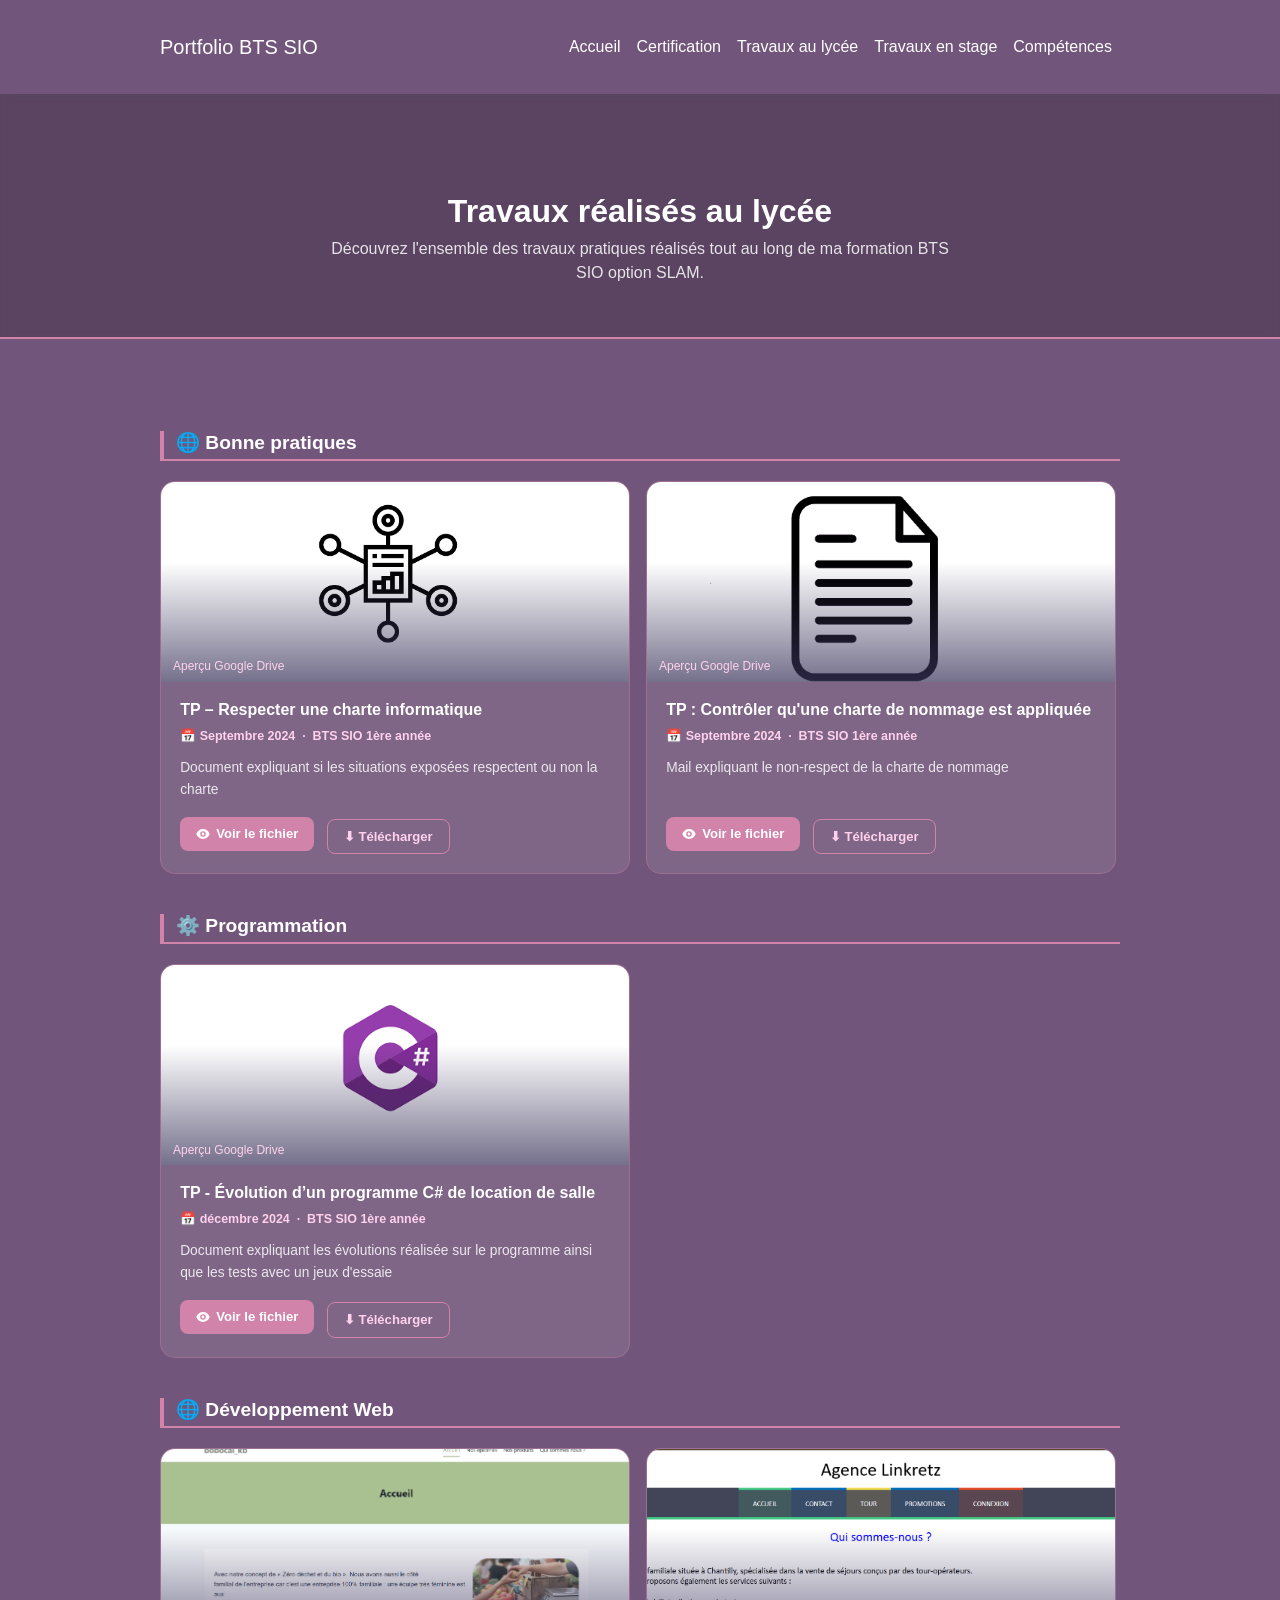
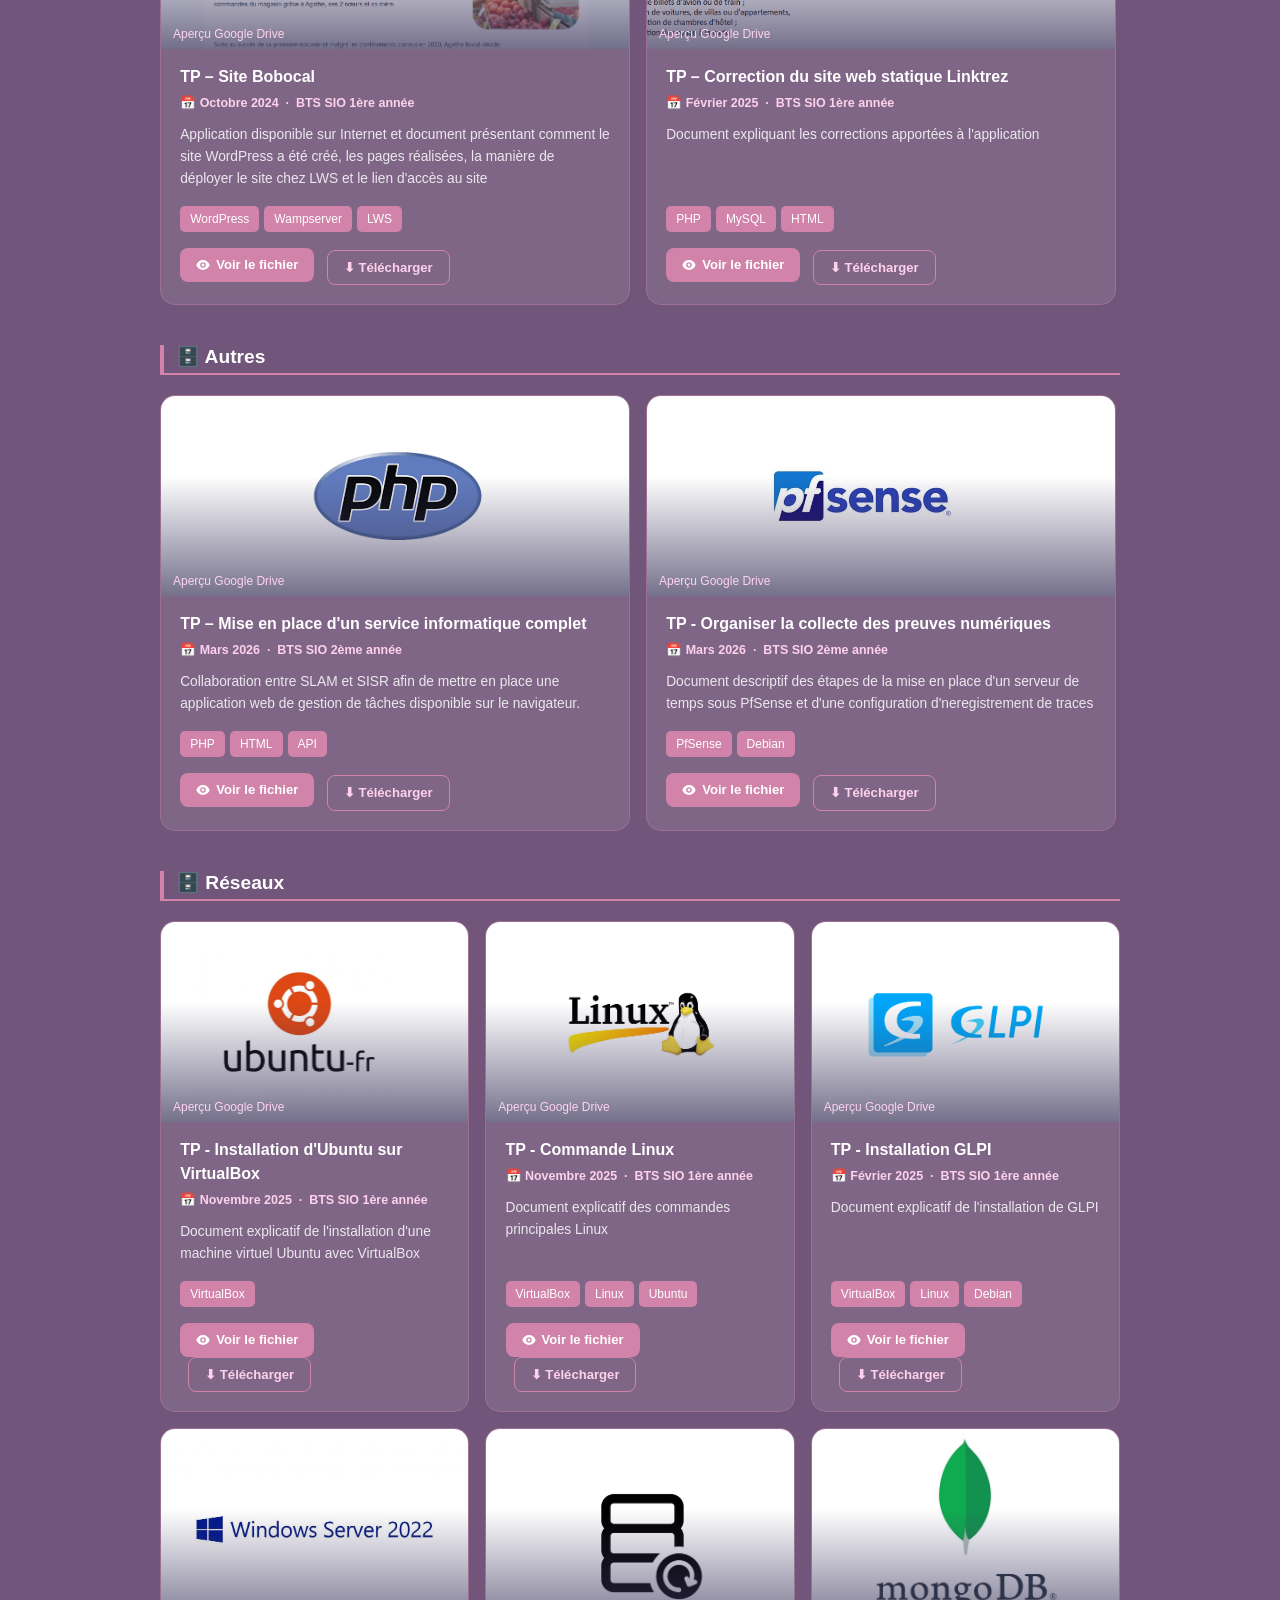
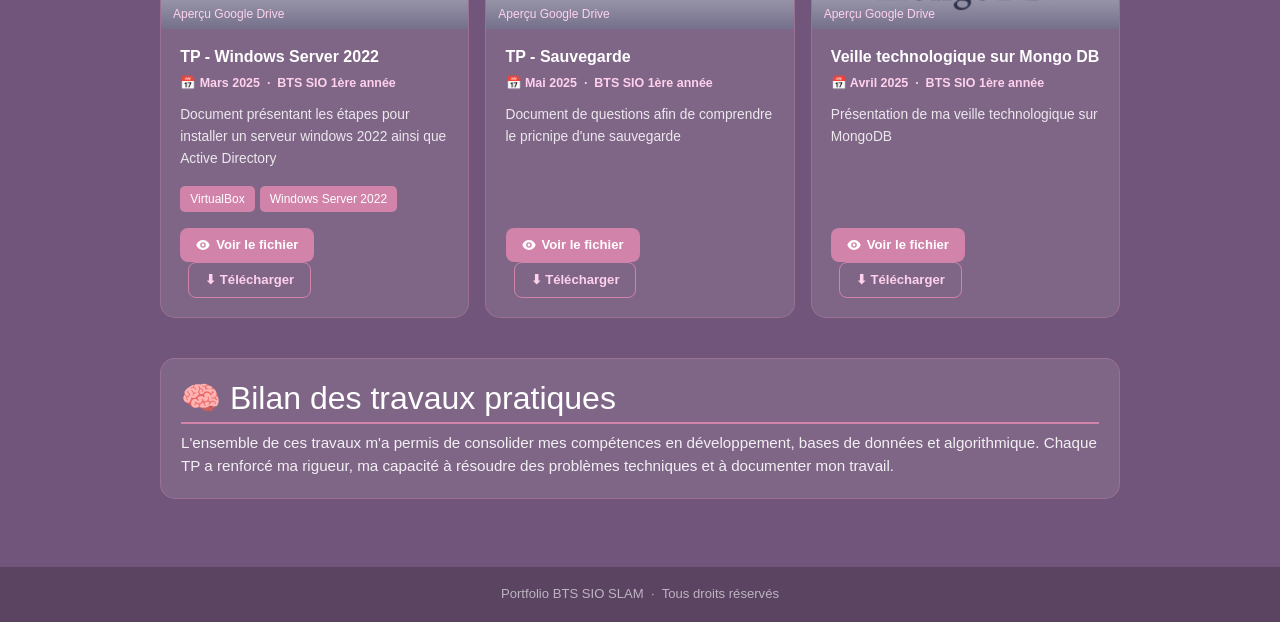
<file: pages/TP_Lycee.html>
<!DOCTYPE html>
<html lang="fr">
<head>
  <meta charset="UTF-8">
  <meta name="viewport" content="width=device-width, initial-scale=1">
  <title>Travaux réalisés au lycée – Portfolio BTS SIO</title>

  <!-- Bootstrap CSS -->
  <link href="https://cdn.jsdelivr.net/npm/bootstrap@5.3.2/dist/css/bootstrap.min.css" rel="stylesheet">
  <link rel="stylesheet" href="../style.css">

</head>
<body>

<!-- ═══ NAVBAR ═══ -->
<nav class="navbar navbar-expand-lg navbar-custom">
  <div class="container">
    <a class="navbar-brand" href="#">Portfolio BTS SIO</a>
    <button class="navbar-toggler" type="button" data-bs-toggle="collapse" data-bs-target="#menu">
      <span class="navbar-toggler-icon"></span>
    </button>
    <div class="collapse navbar-collapse" id="menu">
      <ul class="navbar-nav ms-auto">
        <li class="nav-item"><a class="nav-link" href="/index.html">Accueil</a></li>
        <li class="nav-item"><a class="nav-link" href="/pages/certification.html">Certification</a></li>
        <li class="nav-item"><a class="nav-link" href="/pages/TP_Lycee.html">Travaux au lycée</a></li>
        <li class="nav-item"><a class="nav-link" href="/pages/TP_Stage.html">Travaux en stage</a></li>
        <li class="nav-item"><a class="nav-link" href="/pages/competences.html">Compétences</a></li>
      </ul>
    </div>
  </div>
</nav>

<!-- ═══ HERO ═══ -->
<div class="hero">
  <div class="container">
    <h1>Travaux réalisés au lycée</h1>
    <p>Découvrez l'ensemble des travaux pratiques réalisés tout au long de ma formation BTS SIO option SLAM.</p>
  </div>
</div>

<!-- ═══ CONTENU ═══ -->
<div class="container">

  <!-- ──── Catégorie : Développement Web ──── -->
  <h2 class="section-title">🌐 Bonne pratiques</h2>
  <div class="tp-grid">

    <!-- TP 1 -->
    <div class="tp-card">
      <div class="tp-thumb-iframe-wrap">
        <img src="/images/charte_info.png" alt="Aperçu du document" class="tp-thumb-img">
        <div class="tp-thumb-overlay"><span>Aperçu Google Drive</span></div>
      </div>
      <div class="tp-body">
        <div class="tp-title">TP – Respecter une charte informatique</div>
        <div class="tp-meta">📅 Septembre 2024 &nbsp;·&nbsp; BTS SIO 1ère année</div>
        <p class="tp-desc">
          Document expliquant si les situations exposées respectent ou non 
          la charte
        </p>
        <div>
          <a href="https://drive.google.com/file/d/1fcJzvdp38M4HNOT5wJ2RFPBug5FYX4ag/view" target="_blank" class="btn-view">
            <svg width="14" height="14" fill="currentColor" viewBox="0 0 20 20"><path d="M10 12a2 2 0 100-4 2 2 0 000 4z"/><path fill-rule="evenodd" d="M.458 10C1.732 5.943 5.522 3 10 3s8.268 2.943 9.542 7c-1.274 4.057-5.064 7-9.542 7S1.732 14.057.458 10zM14 10a4 4 0 11-8 0 4 4 0 018 0z" clip-rule="evenodd"/></svg>
            Voir le fichier
          </a>
          <a href="https://drive.google.com/uc?export=download&id=1fcJzvdp38M4HNOT5wJ2RFPBug5FYX4ag" class="btn-outline-view">
            ⬇ Télécharger
          </a>
        </div>
      </div>
    </div>
    <!-- TP 2 -->
    <div class="tp-card">
      <div class="tp-thumb-iframe-wrap">
        <img src="/images/nommage.png" alt="Aperçu du document" class="tp-thumb-img">
        <div class="tp-thumb-overlay"><span>Aperçu Google Drive</span></div>
      </div>
      <div class="tp-body">
        <div class="tp-title">TP : Contrôler qu'une charte de nommage est appliquée</div>
        <div class="tp-meta">📅 Septembre 2024 &nbsp;·&nbsp; BTS SIO 1ère année</div>
        <p class="tp-desc">
          Mail expliquant le non-respect de la charte de nommage 
        </p>
        <div>
          <a href="https://drive.google.com/file/d/1I23xgAsJOvKkNb0JN2JflrFFtqrd1brC/view" target="_blank" class="btn-view">
            <svg width="14" height="14" fill="currentColor" viewBox="0 0 20 20"><path d="M10 12a2 2 0 100-4 2 2 0 000 4z"/><path fill-rule="evenodd" d="M.458 10C1.732 5.943 5.522 3 10 3s8.268 2.943 9.542 7c-1.274 4.057-5.064 7-9.542 7S1.732 14.057.458 10zM14 10a4 4 0 11-8 0 4 4 0 018 0z" clip-rule="evenodd"/></svg>
            Voir le fichier
          </a>
          <a href="https://drive.google.com/uc?export=download&id=1I23xgAsJOvKkNb0JN2JflrFFtqrd1brC" class="btn-outline-view">
            ⬇ Télécharger
          </a>
        </div>
      </div>
    </div>
  </div>

  <!-- ──── Catégorie : Développement Web ──── -->
  <h2 class="section-title">⚙️ Programmation</h2>
  <div class="tp-grid">
    <!-- TP  -->
    <div class="tp-card">
      <div class="tp-thumb-iframe-wrap">
        <img src="/images/C.png" alt="Aperçu du document" class="tp-thumb-img">
        <div class="tp-thumb-overlay"><span>Aperçu Google Drive</span></div>
      </div>
      <div class="tp-body">
        <div class="tp-title">TP - Évolution d’un programme C# de location de salle</div>
        <div class="tp-meta">📅 décembre 2024 &nbsp;·&nbsp; BTS SIO 1ère année</div>
        <p class="tp-desc">
          Document expliquant les évolutions réalisée sur le programme ainsi que les tests avec un jeux d'essaie
        </p>
        <div>
          <a href="https://drive.google.com/file/d/1DPwSb3tC0gMrVePTNnpW6iqqge0iqGib/view" target="_blank" class="btn-view">
            <svg width="14" height="14" fill="currentColor" viewBox="0 0 20 20"><path d="M10 12a2 2 0 100-4 2 2 0 000 4z"/><path fill-rule="evenodd" d="M.458 10C1.732 5.943 5.522 3 10 3s8.268 2.943 9.542 7c-1.274 4.057-5.064 7-9.542 7S1.732 14.057.458 10zM14 10a4 4 0 11-8 0 4 4 0 018 0z" clip-rule="evenodd"/></svg>
            Voir le fichier
          </a>
          <a href="https://drive.google.com/uc?export=download&id=1DPwSb3tC0gMrVePTNnpW6iqqge0iqGib" class="btn-outline-view">
            ⬇ Télécharger
          </a>
        </div>
      </div>
    </div>
  </div>

  <!-- ──── Catégorie : Développement Web ──── -->
  <h2 class="section-title">🌐 Développement Web</h2>
  <div class="tp-grid">

    <!-- TP 1 -->
    <div class="tp-card">
      <div class="tp-thumb-iframe-wrap">
        <img src="/images/bobocal.png" alt="Aperçu du document" class="tp-thumb-img">
        <div class="tp-thumb-overlay"><span>Aperçu Google Drive</span></div>
      </div>
      <div class="tp-body">
        <div class="tp-title">TP – Site Bobocal</div>
        <div class="tp-meta">📅 Octobre 2024 &nbsp;·&nbsp; BTS SIO 1ère année</div>
        <p class="tp-desc">
          Application disponible sur Internet et document présentant comment le site WordPress a été créé, 
          les pages réalisées, la manière de déployer le site chez LWS et le lien d'accès au site
          <!-- Remplace cette description par la tienne -->
        </p>
        <div class="tp-badges">
          <span class="tp-badge">WordPress</span>
          <span class="tp-badge">Wampserver</span>
          <span class="tp-badge">LWS</span>
        </div>
        <div>
          <!-- Lien vers ton Google Drive (aperçu complet) -->
          <a href="https://drive.google.com/file/d/1X25PtxpfAgMPXj2TFZhU_WCjSculNRE2FEXJ4B_3On8/view" target="_blank" class="btn-view">
            <svg width="14" height="14" fill="currentColor" viewBox="0 0 20 20"><path d="M10 12a2 2 0 100-4 2 2 0 000 4z"/><path fill-rule="evenodd" d="M.458 10C1.732 5.943 5.522 3 10 3s8.268 2.943 9.542 7c-1.274 4.057-5.064 7-9.542 7S1.732 14.057.458 10zM14 10a4 4 0 11-8 0 4 4 0 018 0z" clip-rule="evenodd"/></svg>
            Voir le fichier
          </a>
          <!-- Lien de téléchargement direct (Google Drive) -->
          <a href="https://drive.google.com/uc?export=download&id=1X25PtxpfAgMPXj2TFZhU_WCjSculNRE2FEXJ4B_3On8" class="btn-outline-view">
            ⬇ Télécharger
          </a>
        </div>
      </div>
    </div>

    <!-- TP 2 -->
    <div class="tp-card">
      <div class="tp-thumb-iframe-wrap">
        <img src="/images/linktrez.png" alt="Aperçu du document" class="tp-thumb-img">
        <div class="tp-thumb-overlay"><span>Aperçu Google Drive</span></div>
      </div>
      <div class="tp-body">
        <div class="tp-title">TP  – Correction du site web statique Linktrez</div>
        <div class="tp-meta">📅 Février 2025 &nbsp;·&nbsp; BTS SIO 1ère année</div>
        <p class="tp-desc">
          Document expliquant les corrections apportées à l'application
          <!-- Remplace cette description par la tienne -->
        </p>
        <div class="tp-badges">
          <span class="tp-badge">PHP</span>
          <span class="tp-badge">MySQL</span>
          <span class="tp-badge">HTML</span>
        </div>
        <div>
          <a href="https://drive.google.com/file/d/1BLG1Vgm3ZpuQXG8bkrT8NFEcCGtrSQ8ogyZPfOW68QQ/view" target="_blank" class="btn-view">
            <svg width="14" height="14" fill="currentColor" viewBox="0 0 20 20"><path d="M10 12a2 2 0 100-4 2 2 0 000 4z"/><path fill-rule="evenodd" d="M.458 10C1.732 5.943 5.522 3 10 3s8.268 2.943 9.542 7c-1.274 4.057-5.064 7-9.542 7S1.732 14.057.458 10zM14 10a4 4 0 11-8 0 4 4 0 018 0z" clip-rule="evenodd"/></svg>
            Voir le fichier
          </a>
          <a href="https://drive.google.com/uc?export=download&id=1BLG1Vgm3ZpuQXG8bkrT8NFEcCGtrSQ8ogyZPfOW68QQ/" class="btn-outline-view">⬇ Télécharger</a>
        </div>
      </div>
    </div>

  </div><!-- /tp-grid -->


  <!-- ──── Catégorie : Base de données ──── -->
  <h2 class="section-title">🗄️ Autres</h2>
  <div class="tp-grid">

    <!-- TP 3 -->
    <div class="tp-card">
      <div class="tp-thumb-iframe-wrap">
        <img src="/images/php.png" alt="Aperçu du document" class="tp-thumb-img">
        <div class="tp-thumb-overlay"><span>Aperçu Google Drive</span></div>
      </div>
      <div class="tp-body">
        <div class="tp-title">TP – Mise en place d'un service informatique complet</div>
        <div class="tp-meta">📅 Mars 2026 &nbsp;·&nbsp; BTS SIO 2ème année</div>
        <p class="tp-desc">
          Collaboration entre SLAM et SISR afin de mettre en place une application web de gestion de tâches
          disponible sur le navigateur.
        </p>
        <div class="tp-badges">
          <span class="tp-badge">PHP</span>
          <span class="tp-badge">HTML</span>
          <span class="tp-badge">API</span>
        </div>
        <div>
          <a href="https://drive.google.com/file/d/1Uk2PydS_RzYvFzPmcn4uO9NEptbPipbHHKbEVL24e40/view" target="_blank" class="btn-view">
            <svg width="14" height="14" fill="currentColor" viewBox="0 0 20 20"><path d="M10 12a2 2 0 100-4 2 2 0 000 4z"/><path fill-rule="evenodd" d="M.458 10C1.732 5.943 5.522 3 10 3s8.268 2.943 9.542 7c-1.274 4.057-5.064 7-9.542 7S1.732 14.057.458 10zM14 10a4 4 0 11-8 0 4 4 0 018 0z" clip-rule="evenodd"/></svg>
            Voir le fichier
          </a>
          <a href="https://drive.google.com/uc?export=download&id=1Uk2PydS_RzYvFzPmcn4uO9NEptbPipbHHKbEVL24e40" class="btn-outline-view">⬇ Télécharger</a>
        </div>
      </div>
    </div>

    <!-- TP 4 – carte vide à remplir, duplique ce bloc pour ajouter d'autres TPs -->
    <div class="tp-card">
      <div class="tp-thumb-iframe-wrap">
        <img src="/images/pfsense.jpg" alt="Aperçu du document" class="tp-thumb-img">
        <div class="tp-thumb-overlay"><span>Aperçu Google Drive</span></div>
      </div>
      <div class="tp-body">
        <div class="tp-title">TP - Organiser la collecte des preuves numériques</div>
        <div class="tp-meta">📅 Mars 2026 &nbsp;·&nbsp; BTS SIO 2ème année</div>
        <p class="tp-desc">
          Document descriptif des étapes de la mise en place d'un serveur de temps sous PfSense
          et d'une configuration d'neregistrement de traces
        </p>
        <div class="tp-badges">
          <span class="tp-badge">PfSense</span>
          <span class="tp-badge">Debian</span>
        </div>
        <div>
          <a href="https://drive.google.com/file/d/1Ee7jfUgQ4WHesaywlwKpcEgAPicMEKVACcYYqoJW9-o/view" target="_blank" class="btn-view">
            <svg width="14" height="14" fill="currentColor" viewBox="0 0 20 20"><path d="M10 12a2 2 0 100-4 2 2 0 000 4z"/><path fill-rule="evenodd" d="M.458 10C1.732 5.943 5.522 3 10 3s8.268 2.943 9.542 7c-1.274 4.057-5.064 7-9.542 7S1.732 14.057.458 10zM14 10a4 4 0 11-8 0 4 4 0 018 0z" clip-rule="evenodd"/></svg>
            Voir le fichier
          </a>
          <a href="https://drive.google.com/uc?export=download&id=1Ee7jfUgQ4WHesaywlwKpcEgAPicMEKVACcYYqoJW9-o" class="btn-outline-view">⬇ Télécharger</a>
        </div>
      </div>
    </div>

  </div><!-- /tp-grid -->
  <!-- ──── Catégorie : Base de données ──── -->
  <h2 class="section-title">🗄️ Réseaux</h2>
  <div class="tp-grid">
    <!-- TP 3 -->
    <div class="tp-card">
      <div class="tp-thumb-iframe-wrap">
        <img src="/images/ubuntu.jpg" alt="Aperçu du document" class="tp-thumb-img">
        <div class="tp-thumb-overlay"><span>Aperçu Google Drive</span></div>
      </div>
      <div class="tp-body">
        <div class="tp-title">TP - Installation d'Ubuntu sur VirtualBox </div>
        <div class="tp-meta">📅 Novembre 2025 &nbsp;·&nbsp; BTS SIO 1ère année</div>
        <p class="tp-desc">
          Document explicatif de l'installation d'une machine virtuel Ubuntu avec VirtualBox
        </p>
        <div class="tp-badges">
          <span class="tp-badge">VirtualBox</span>
        </div>
        <div>
          <a href="https://drive.google.com/file/d/1k4tXRqkSkot_eGXf3D8f2s3ZwViJKWye/view" target="_blank" class="btn-view">
            <svg width="14" height="14" fill="currentColor" viewBox="0 0 20 20"><path d="M10 12a2 2 0 100-4 2 2 0 000 4z"/><path fill-rule="evenodd" d="M.458 10C1.732 5.943 5.522 3 10 3s8.268 2.943 9.542 7c-1.274 4.057-5.064 7-9.542 7S1.732 14.057.458 10zM14 10a4 4 0 11-8 0 4 4 0 018 0z" clip-rule="evenodd"/></svg>
            Voir le fichier
          </a>
          <a href="https://drive.google.com/uc?export=download&id=1k4tXRqkSkot_eGXf3D8f2s3ZwViJKWye" class="btn-outline-view">⬇ Télécharger</a>
        </div>
      </div>
    </div>
    <!-- TP 3 -->
    <div class="tp-card">
      <div class="tp-thumb-iframe-wrap">
        <img src="/images/linux.jpeg" alt="Aperçu du document" class="tp-thumb-img">
        <div class="tp-thumb-overlay"><span>Aperçu Google Drive</span></div>
      </div>
      <div class="tp-body">
        <div class="tp-title">TP - Commande Linux</div>
        <div class="tp-meta">📅 Novembre 2025 &nbsp;·&nbsp; BTS SIO 1ère année</div>
        <p class="tp-desc">
          Document explicatif des commandes principales Linux
        </p>
        <div class="tp-badges">
          <span class="tp-badge">VirtualBox</span>
          <span class="tp-badge">Linux</span>
          <span class="tp-badge">Ubuntu</span>
        </div>
        <div>
          <a href="https://drive.google.com/file/d/1WgcMSdw8lH_43H5oDSacpOUCzFtXG__C/view" target="_blank" class="btn-view">
            <svg width="14" height="14" fill="currentColor" viewBox="0 0 20 20"><path d="M10 12a2 2 0 100-4 2 2 0 000 4z"/><path fill-rule="evenodd" d="M.458 10C1.732 5.943 5.522 3 10 3s8.268 2.943 9.542 7c-1.274 4.057-5.064 7-9.542 7S1.732 14.057.458 10zM14 10a4 4 0 11-8 0 4 4 0 018 0z" clip-rule="evenodd"/></svg>
            Voir le fichier
          </a>
          <a href="https://drive.google.com/uc?export=download&id=1WgcMSdw8lH_43H5oDSacpOUCzFtXG__C" class="btn-outline-view">⬇ Télécharger</a>
        </div>
      </div>
    </div>
    <!-- TP 3 -->
    <div class="tp-card">
      <div class="tp-thumb-iframe-wrap">
        <img src="/images/GLPI.png" alt="Aperçu du document" class="tp-thumb-img">
        <div class="tp-thumb-overlay"><span>Aperçu Google Drive</span></div>
      </div>
      <div class="tp-body">
        <div class="tp-title">TP - Installation GLPI</div>
        <div class="tp-meta">📅 Février 2025 &nbsp;·&nbsp; BTS SIO 1ère année</div>
        <p class="tp-desc">
          Document explicatif de l'installation de GLPI
        </p>
        <div class="tp-badges">
          <span class="tp-badge">VirtualBox</span>
          <span class="tp-badge">Linux</span>
          <span class="tp-badge">Debian</span>
        </div>
        <div>
          <a href="https://drive.google.com/file/d/1yxqMWtUHwUFDjPGm_lyIZPAxDOldcb8I/view" target="_blank" class="btn-view">
            <svg width="14" height="14" fill="currentColor" viewBox="0 0 20 20"><path d="M10 12a2 2 0 100-4 2 2 0 000 4z"/><path fill-rule="evenodd" d="M.458 10C1.732 5.943 5.522 3 10 3s8.268 2.943 9.542 7c-1.274 4.057-5.064 7-9.542 7S1.732 14.057.458 10zM14 10a4 4 0 11-8 0 4 4 0 018 0z" clip-rule="evenodd"/></svg>
            Voir le fichier
          </a>
          <a href="https://drive.google.com/uc?export=download&id=1yxqMWtUHwUFDjPGm_lyIZPAxDOldcb8I" class="btn-outline-view">⬇ Télécharger</a>
        </div>
      </div>
    </div>
    <!-- TP 3 -->
    <div class="tp-card">
      <div class="tp-thumb-iframe-wrap">
        <img src="/images/windows_server_2022.jpg" alt="Aperçu du document" class="tp-thumb-img">
        <div class="tp-thumb-overlay"><span>Aperçu Google Drive</span></div>
      </div>
      <div class="tp-body">
        <div class="tp-title">TP - Windows Server 2022</div>
        <div class="tp-meta">📅 Mars 2025 &nbsp;·&nbsp; BTS SIO 1ère année</div>
        <p class="tp-desc">
          Document présentant les étapes pour installer un serveur windows 2022 ainsi que Active Directory
        </p>
        <div class="tp-badges">
          <span class="tp-badge">VirtualBox</span>
          <span class="tp-badge">Windows Server 2022</span>
        </div>
        <div>
          <a href="https://drive.google.com/file/d/1wlx1dNogYlQqpPdCqDwjoP9qrvoUmhdU/view" target="_blank" class="btn-view">
            <svg width="14" height="14" fill="currentColor" viewBox="0 0 20 20"><path d="M10 12a2 2 0 100-4 2 2 0 000 4z"/><path fill-rule="evenodd" d="M.458 10C1.732 5.943 5.522 3 10 3s8.268 2.943 9.542 7c-1.274 4.057-5.064 7-9.542 7S1.732 14.057.458 10zM14 10a4 4 0 11-8 0 4 4 0 018 0z" clip-rule="evenodd"/></svg>
            Voir le fichier
          </a>
          <a href="https://drive.google.com/uc?export=download&id=1wlx1dNogYlQqpPdCqDwjoP9qrvoUmhdU" class="btn-outline-view">⬇ Télécharger</a>
        </div>
      </div>
    </div>
    <!-- TP 3 -->
    <div class="tp-card">
      <div class="tp-thumb-iframe-wrap">
        <img src="/images/sauvegarde.jpg" alt="Aperçu du document" class="tp-thumb-img">
        <div class="tp-thumb-overlay"><span>Aperçu Google Drive</span></div>
      </div>
      <div class="tp-body">
        <div class="tp-title">TP - Sauvegarde</div>
        <div class="tp-meta">📅 Mai 2025 &nbsp;·&nbsp; BTS SIO 1ère année</div>
        <p class="tp-desc">
          Document de questions afin de comprendre le pricnipe d'une sauvegarde
        </p>
        <div class="tp-badges">
        </div>
        <div>
          <a href="https://drive.google.com/file/d/12OiHb_us2Vz9Yj9xAWt8nJg4TGHKILak/view" target="_blank" class="btn-view">
            <svg width="14" height="14" fill="currentColor" viewBox="0 0 20 20"><path d="M10 12a2 2 0 100-4 2 2 0 000 4z"/><path fill-rule="evenodd" d="M.458 10C1.732 5.943 5.522 3 10 3s8.268 2.943 9.542 7c-1.274 4.057-5.064 7-9.542 7S1.732 14.057.458 10zM14 10a4 4 0 11-8 0 4 4 0 018 0z" clip-rule="evenodd"/></svg>
            Voir le fichier
          </a>
          <a href="https://drive.google.com/uc?export=download&id=12OiHb_us2Vz9Yj9xAWt8nJg4TGHKILak" class="btn-outline-view">⬇ Télécharger</a>
        </div>
      </div>
    </div>
    <!-- TP 3 -->
    <div class="tp-card">
      <div class="tp-thumb-iframe-wrap">
        <img src="/images/mongodb.jpg" alt="Aperçu du document" class="tp-thumb-img">
        <div class="tp-thumb-overlay"><span>Aperçu Google Drive</span></div>
      </div>
      <div class="tp-body">
        <div class="tp-title">Veille technologique sur Mongo DB</div>
        <div class="tp-meta">📅 Avril 2025 &nbsp;·&nbsp; BTS SIO 1ère année</div>
        <p class="tp-desc">
          Présentation de ma veille technologique sur MongoDB
        </p>
        <div class="tp-badges">
        </div>
        <div>
          <a href="https://drive.google.com/file/d/1TwtPWmtb6LqeStg8YMqdjrAbpR-C4IpcTDt8gmW0EsI/view" target="_blank" class="btn-view">
            <svg width="14" height="14" fill="currentColor" viewBox="0 0 20 20"><path d="M10 12a2 2 0 100-4 2 2 0 000 4z"/><path fill-rule="evenodd" d="M.458 10C1.732 5.943 5.522 3 10 3s8.268 2.943 9.542 7c-1.274 4.057-5.064 7-9.542 7S1.732 14.057.458 10zM14 10a4 4 0 11-8 0 4 4 0 018 0z" clip-rule="evenodd"/></svg>
            Voir le fichier
          </a>
          <a href="https://drive.google.com/uc?export=download&id=1TwtPWmtb6LqeStg8YMqdjrAbpR-C4IpcTDt8gmW0EsI" class="btn-outline-view">⬇ Télécharger</a>
        </div>
      </div>
    </div>

  </div>
  <!-- ──── Bilan ──── -->
  <div class="bilan-card">
    <h2>🧠 Bilan des travaux pratiques</h2>
    <p>
      L'ensemble de ces travaux m'a permis de consolider mes compétences en développement, bases de données et algorithmique.
      Chaque TP a renforcé ma rigueur, ma capacité à résoudre des problèmes techniques et à documenter mon travail.
    </p>
  </div>

</div><!-- /container -->

<!-- ═══ FOOTER ═══ -->
<footer>
  Portfolio BTS SIO SLAM &nbsp;·&nbsp; Tous droits réservés
</footer>

<!-- Bootstrap JS -->
<script src="https://cdn.jsdelivr.net/npm/bootstrap@5.3.2/dist/js/bootstrap.bundle.min.js"></script>
</body>
</html>
</file>
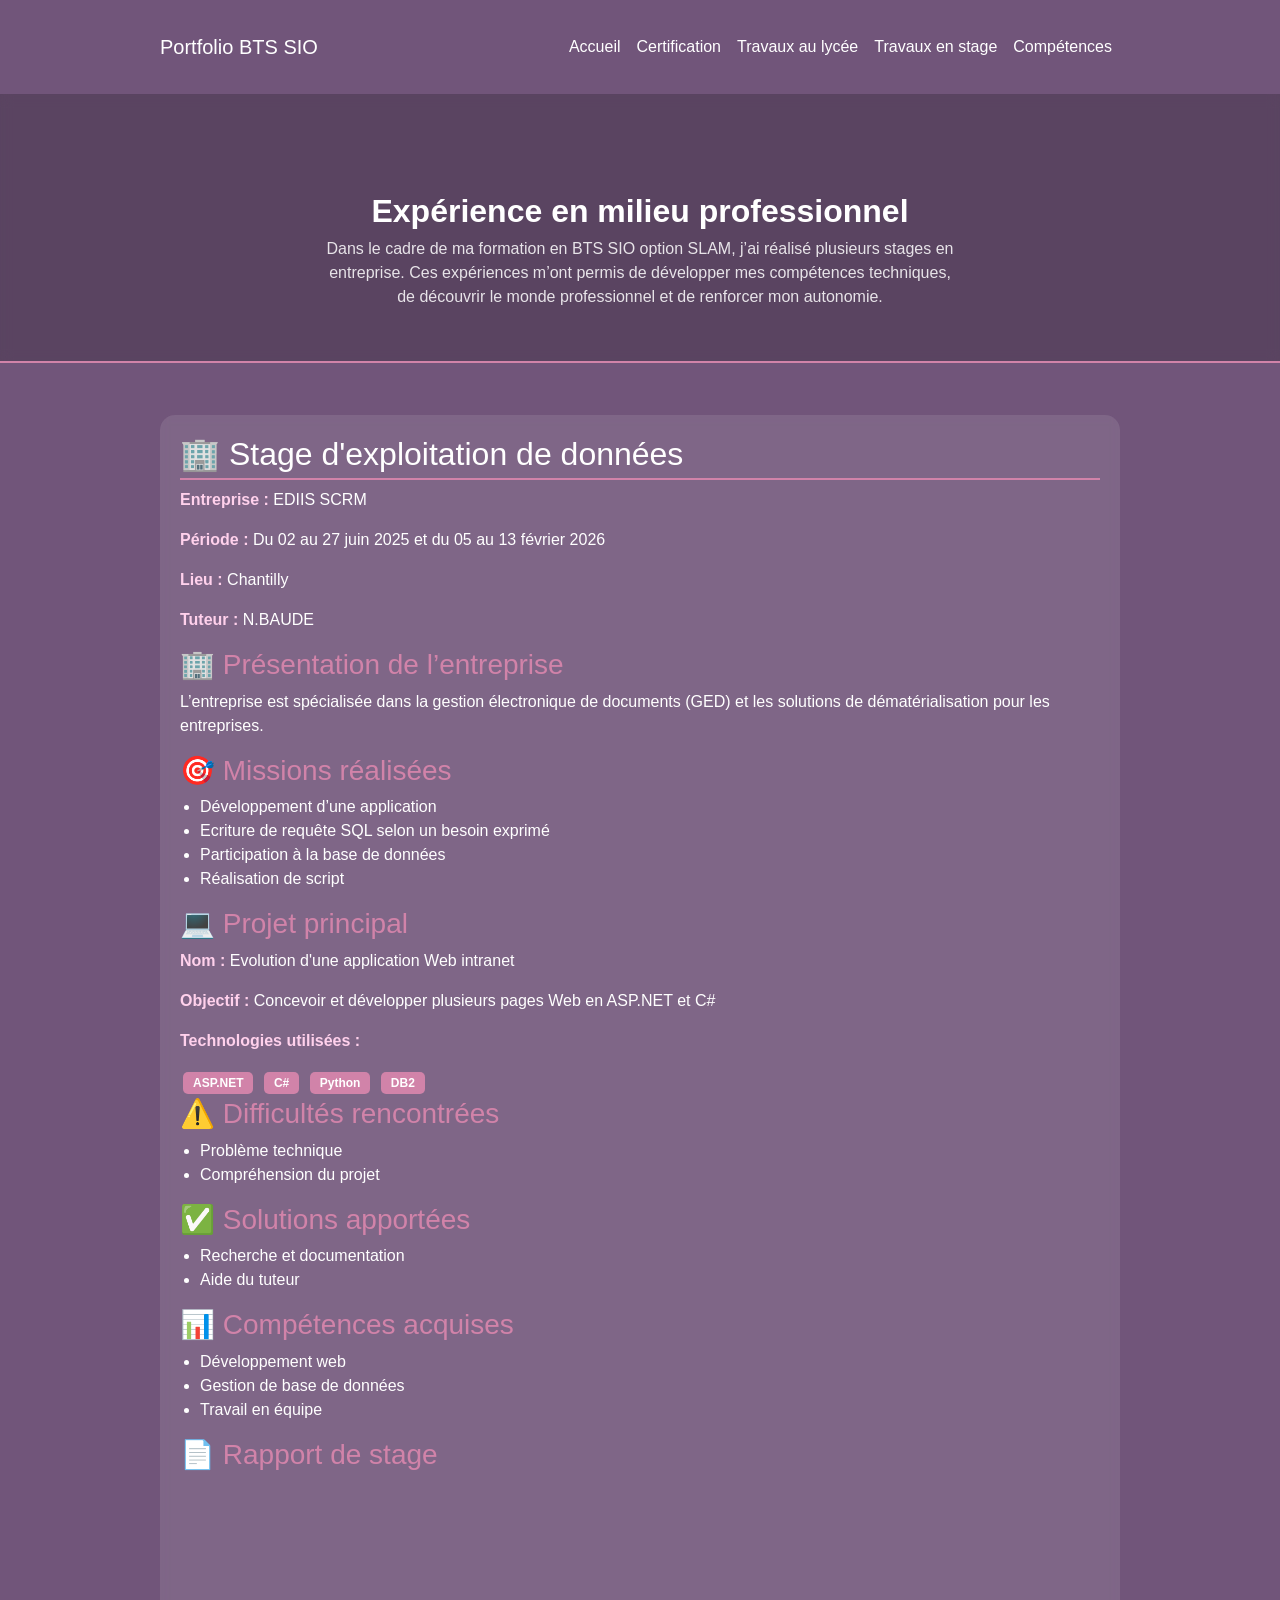
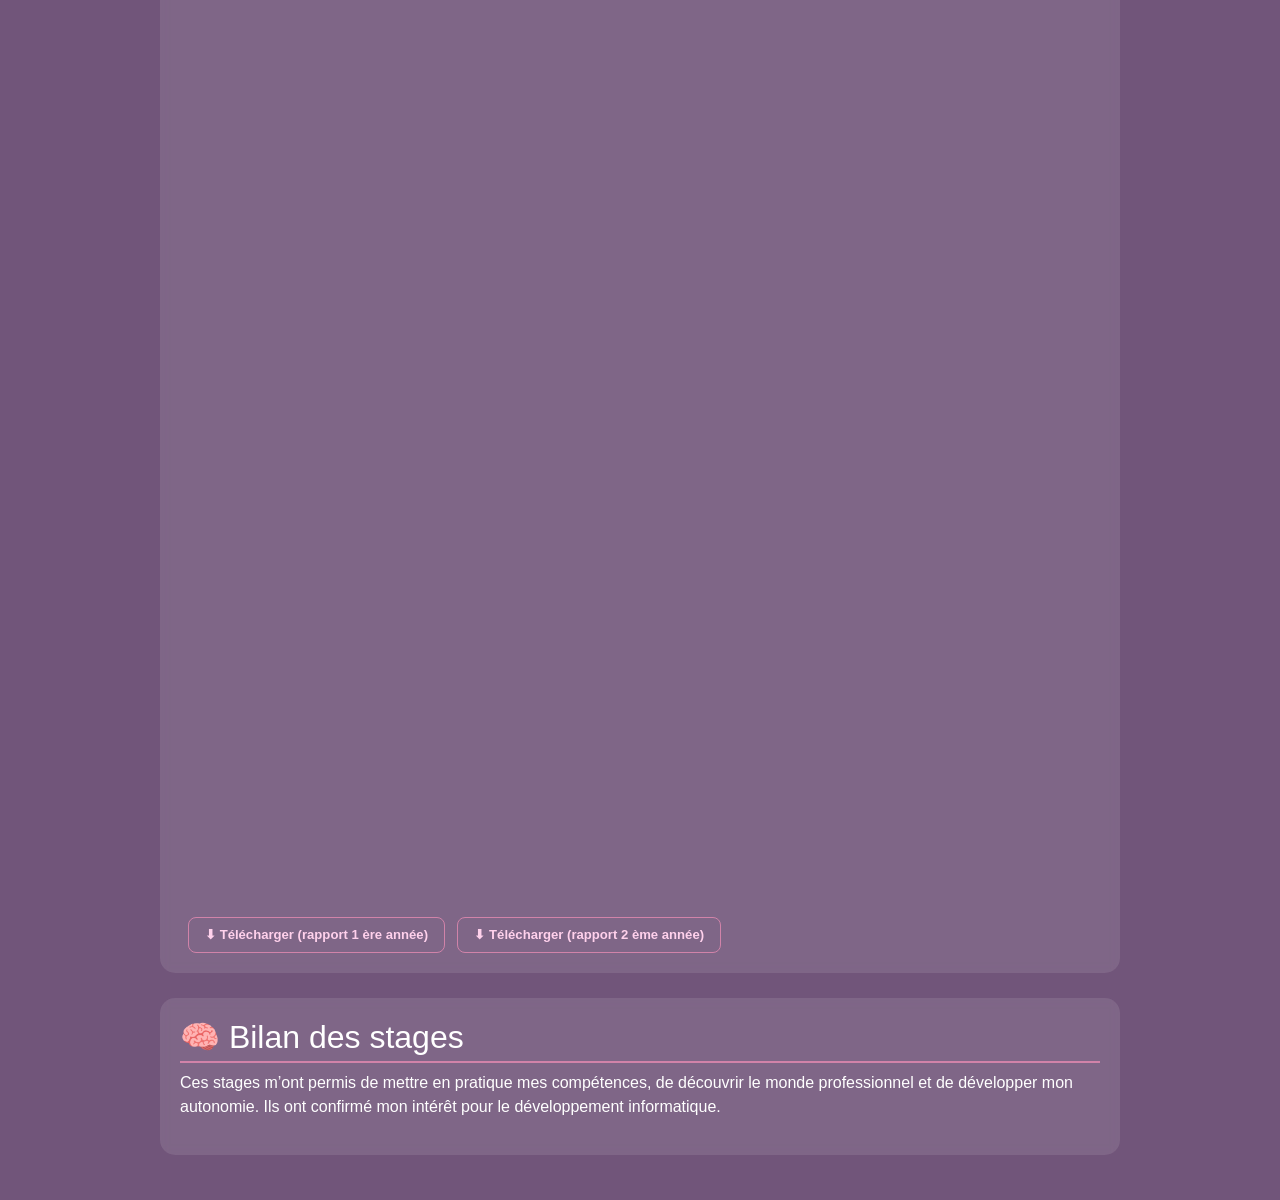
<file: pages/TP_Stage.html>
<!DOCTYPE html>
<html lang="fr">
<head>
<meta charset="UTF-8">
<meta name="viewport" content="width=device-width, initial-scale=1">

<title>Portfolio BTS SIO</title>

<!-- Bootstrap CSS -->
<link href="https://cdn.jsdelivr.net/npm/bootstrap@5.3.2/dist/css/bootstrap.min.css" rel="stylesheet">

<!-- CSS perso -->
<link rel="stylesheet" href="../style.css">

</head>

<body>

<!-- Navbar -->
<nav class="navbar navbar-expand-lg navbar-custom">
  <div class="container">
    <a class="navbar-brand" href="#">Portfolio BTS SIO</a>
    <button class="navbar-toggler" type="button" data-bs-toggle="collapse" data-bs-target="#menu">
      <span class="navbar-toggler-icon"></span>
    </button>
    <div class="collapse navbar-collapse" id="menu">
      <ul class="navbar-nav ms-auto">
        <li class="nav-item"><a class="nav-link" href="/index.html">Accueil</a></li>
        <li class="nav-item"><a class="nav-link" href="/pages/certification.html">Certification</a></li>
        <li class="nav-item"><a class="nav-link" href="/pages/TP_Lycee.html">Travaux au lycée</a></li>
        <li class="nav-item"><a class="nav-link" href="/pages/TP_Stage.html">Travaux en stage</a></li>
        <li class="nav-item"><a class="nav-link" href="/pages/competences.html">Compétences</a></li>
      </ul>
    </div>
  </div>
</nav>

<div class="hero">
  <div class="container">
    <h1>Expérience en milieu professionnel</h1>
    <p>Dans le cadre de ma formation en BTS SIO option SLAM, j’ai réalisé plusieurs stages en entreprise.
            Ces expériences m’ont permis de développer mes compétences techniques, de découvrir le monde professionnel
            et de renforcer mon autonomie.</p>
  </div>
</div>

<div class="container">

    <!-- STAGE 1 -->
    <div class="section">
        <h2 class="title">🏢 Stage d'exploitation de données</h2>

        <p><span class="highlight">Entreprise :</span> EDIIS SCRM</p>
        <p><span class="highlight">Période :</span> Du 02 au 27 juin 2025 et du 05 au 13 février 2026</p>
        <p><span class="highlight">Lieu :</span> Chantilly</p>
        <p><span class="highlight">Tuteur :</span> N.BAUDE</p>

        <h3>🏢 Présentation de l’entreprise</h3>
        <p>
            L’entreprise est spécialisée dans la gestion électronique de documents (GED) et les solutions de dématérialisation pour les entreprises. 
        </p>

        <h3>🎯 Missions réalisées</h3>
        <ul>
            <li>Développement d’une application</li>
            <li>Ecriture de requête SQL selon un besoin exprimé</li>
            <li>Participation à la base de données</li>
            <li>Réalisation de script </li>
        </ul>

        <h3>💻 Projet principal</h3>
        <p><span class="highlight">Nom :</span> Evolution d'une application Web intranet</p>
        <p><span class="highlight">Objectif :</span> Concevoir et développer plusieurs pages Web en ASP.NET et C#</p>

        <p><span class="highlight">Technologies utilisées :</span></p>
        <span class="badge">ASP.NET</span>
        <span class="badge">C#</span>
        <span class="badge">Python</span>
        <span class="badge">DB2</span>

        <h3>⚠️ Difficultés rencontrées</h3>
        <ul>
            <li>Problème technique</li>
            <li>Compréhension du projet</li>
        </ul>

        <h3>✅ Solutions apportées</h3>
        <ul>
            <li>Recherche et documentation</li>
            <li>Aide du tuteur</li>
        </ul>

        <h3>📊 Compétences acquises</h3>
        <ul>
            <li>Développement web</li>
            <li>Gestion de base de données</li>
            <li>Travail en équipe</li>
        </ul>
        <h3>📄 Rapport de stage</h3>

        <iframe 
            src="https://drive.google.com/file/d/16eLrHAde3xwNSmSp37fY6A_IwbGsjoH_obBIELGiBbM/preview" 
            width="100%" 
            height="500px">
        </iframe>


        <iframe 
            src="https://drive.google.com/file/d/1fUH8kNbWGopwgsK6auCoz-uIVUJTOyMGet0ddlTX8HM/preview" 
            width="100%" 
            height="500px">
        </iframe>
        <br>
        <br>
        <a href="https://drive.google.com/uc?export=download&id=16eLrHAde3xwNSmSp37fY6A_IwbGsjoH_obBIELGiBbM" download class="btn-outline-view">
            ⬇ Télécharger (rapport 1 ère année)
        </a>
        <a href="https://drive.google.com/uc?export=download&id=1fUH8kNbWGopwgsK6auCoz-uIVUJTOyMGet0ddlTX8HM" download class="btn-outline-view">
            ⬇ Télécharger (rapport 2 ème année)
        </a>
    </div>


    <!-- BILAN -->
    <div class="section">
        <h2 class="title">🧠 Bilan des stages</h2>
        <p>
            Ces stages m’ont permis de mettre en pratique mes compétences, de découvrir le monde professionnel
            et de développer mon autonomie. Ils ont confirmé mon intérêt pour le développement informatique.
        </p>
    </div>

</div>


</body>
</html>
</file>
<file: style.css>
/* ── Palette portfolio ── */
    :root {
      --pink:      #d183a9;
      --purple:    #71557a;
      --dark:      #3a345b;
      --card-bg:   rgba(255,255,255,0.1);
      --card-border: rgba(209,131,169,0.35);
      --highlight: #ffd1ec;
    }

    body {
      margin: 0;
      font-family: Arial, Helvetica, sans-serif;
      background: #71557a;
      color: white;
      min-height: 100vh;
    }

    h1 { font-weight: 700; text-align: center; margin-top: 30px; }
    h2 { color: #ffffff; border-bottom: 2px solid var(--pink); padding-bottom: 5px; }
    h3 { color: var(--pink); }

    /* ── Navbar ── */
    .navbar-custom { background-color: var(--purple) !important; padding: 7px; }
    .navbar-custom .navbar-brand,
    .navbar-custom .nav-link { color: white !important; font-weight: 500; transition: color .2s; text-decoration: none; }
    .navbar-custom .navbar-brand:hover { color: white !important; }
    .navbar-custom .nav-link:hover,
    .navbar-custom .nav-link.active { color: var(--pink) !important; }
    .navbar-toggler-icon { filter: invert(1); }
    .navbar-toggler { border-color: rgba(255,255,255,.4); }

        /* Contenu */
        .container {
            max-width: 1000px;
            margin: auto;
            padding: 20px;
        }

        .section {
            background: rgba(255, 255, 255, 0.1);
            padding: 20px;
            margin-bottom: 25px;
            border-radius: 15px;
            backdrop-filter: blur(5px);
        }

        ul {
            padding-left: 20px;
        }

        .badge {
            display: inline-block;
            background: #d183a9;
            color: white;
            padding: 5px 10px;
            border-radius: 5px;
            margin: 3px;
            font-size: 12px;
        }

        .highlight {
            font-weight: bold;
            color: #ffd1ec;
        }

    /* ── Hero ── */
    .hero {
      background: rgba(0,0,0,0.2);
      backdrop-filter: blur(6px);
      padding: 3rem 0 2rem;
      margin-bottom: 2rem;
      border-bottom: 2px solid var(--pink);
    }
    .hero h1 { font-size: 2rem; margin-bottom: .4rem; }
    .hero p   { font-size: 1rem; opacity: .85; max-width: 640px; margin: 0 auto; text-align: center; }

    /* ── Container ── */
    .container { max-width: 1000px; margin: auto; padding: 20px; }

    /* ── Section title ── */
    .section-title {
      font-size: 1.2rem;
      font-weight: 700;
      color: white;
      border-left: 4px solid var(--pink);
      padding-left: .75rem;
      margin: 2.5rem 0 1.25rem;
    }

    /* ── TP Grid ── */
    .tp-grid { display: flex; flex-wrap: wrap; gap: 1.5rem; }

    /* ── TP Card ── */
    .tp-card {
      background: var(--card-bg);
      border: 1px solid var(--card-border);
      border-radius: 15px;
      overflow: hidden;
      display: flex;
      flex-direction: column;
      flex: 1 1 300px;
      max-width: 470px;
      backdrop-filter: blur(5px);
      transition: transform .2s, box-shadow .2s;
    }
    .tp-card:hover {
      transform: translateY(-4px);
      box-shadow: 0 10px 28px rgba(209,131,169,.25);
    }

    /* aperçu iframe */
    .tp-thumb-iframe-wrap {
      width: 100%;
      height: 200px;
      overflow: hidden;
      position: relative;
      background: rgba(0,0,0,.25);
    }
    .tp-thumb-iframe-wrap iframe {
      width: 100%;
      height: 100%;
      border: none;
      pointer-events: none;
    }

    .tp-thumb-img {
  width: 100%;
  height: 100%;
  object-fit: cover;
}
    .tp-thumb-overlay {
      position: absolute;
      inset: 0;
      display: flex;
      align-items: flex-end;
      background: linear-gradient(to top, rgba(58,52,91,.7) 0%, transparent 60%);
    }
    .tp-thumb-overlay span {
      color: var(--highlight);
      font-size: .75rem;
      padding: .4rem .75rem;
    }

    /* corps de la carte */
    .tp-body {
      padding: 1rem 1.2rem 1.2rem;
      display: flex;
      flex-direction: column;
      flex: 1;
    }
    .tp-title {
      font-size: 1rem;
      font-weight: 700;
      color: white;
      margin-bottom: .3rem;
    }
    .tp-meta {
      font-size: .78rem;
      color: var(--highlight);
      font-weight: bold;
      margin-bottom: .7rem;
    }
    .tp-desc {
      font-size: .86rem;
      color: rgba(255,255,255,.85);
      line-height: 1.6;
      flex: 1;
      margin-bottom: 1rem;
    }

    /* badges technos */
    .tp-badges { display: flex; flex-wrap: wrap; gap: 5px; margin-bottom: 1rem; }
    .tp-badge {
      display: inline-block;
      background: var(--pink);
      color: white;
      padding: 4px 10px;
      border-radius: 5px;
      font-size: 12px;
    }

    /* boutons */
    .btn-view {
      display: inline-flex;
      align-items: center;
      gap: 6px;
      background: var(--pink);
      color: white;
      font-size: .82rem;
      font-weight: 600;
      padding: .45rem 1rem;
      border-radius: 8px;
      text-decoration: none;
      transition: background .2s;
      border: none;
    }
    .btn-view:hover { background: #b8629a; color: white; }
    .btn-outline-view {
      display: inline-flex;
      align-items: center;
      gap: 6px;
      background: transparent;
      color: var(--highlight);
      font-size: .82rem;
      font-weight: 600;
      padding: .43rem 1rem;
      border-radius: 8px;
      text-decoration: none;
      border: 1.5px solid var(--pink);
      margin-left: .5rem;
      transition: background .2s;
    }
    .btn-outline-view:hover { background: rgba(209,131,169,.2); color: white; }

    /* ── Bilan ── */
    .bilan-card {
      background: rgba(255,255,255,0.1);
      backdrop-filter: blur(5px);
      border: 1px solid var(--card-border);
      border-radius: 15px;
      padding: 20px;
      margin: 2.5rem 0 3rem;
    }
    .bilan-card h2 { border-bottom: 2px solid var(--pink); padding-bottom: 5px; }
    .bilan-card p  { font-size: .95rem; opacity: .9; margin: 0; }

    /* ── Footer ── */
    footer {
      background-color: rgba(0,0,0,0.2);
      color: rgba(255,255,255,.6);
      font-size: .82rem;
      text-align: center;
      padding: 1.1rem;
    }

  /* Grille compétences : 3 colonnes max */
  .tp-grid { display: flex; flex-wrap: wrap; gap: 1rem; }

  .comp-card {
    background: var(--card-bg);
    border: 1px solid var(--card-border);
    border-radius: 12px;
    backdrop-filter: blur(5px);
    display: flex;
    align-items: flex-start;
    gap: 0.9rem;
    padding: 1rem 1.2rem;
    flex: 1 1 260px;
    max-width: 320px;
    transition: transform .2s, box-shadow .2s;
  }
  .comp-card:hover {
    transform: translateY(-3px);
    box-shadow: 0 8px 22px rgba(209,131,169,.2);
  }
  .comp-icon {
    font-size: 1.6rem;
    flex-shrink: 0;
    margin-top: 2px;
  }
  .comp-body .tp-title { margin-bottom: .25rem; }
  .comp-body .tp-desc  { margin-bottom: 0; font-size: .83rem; }
</file>
